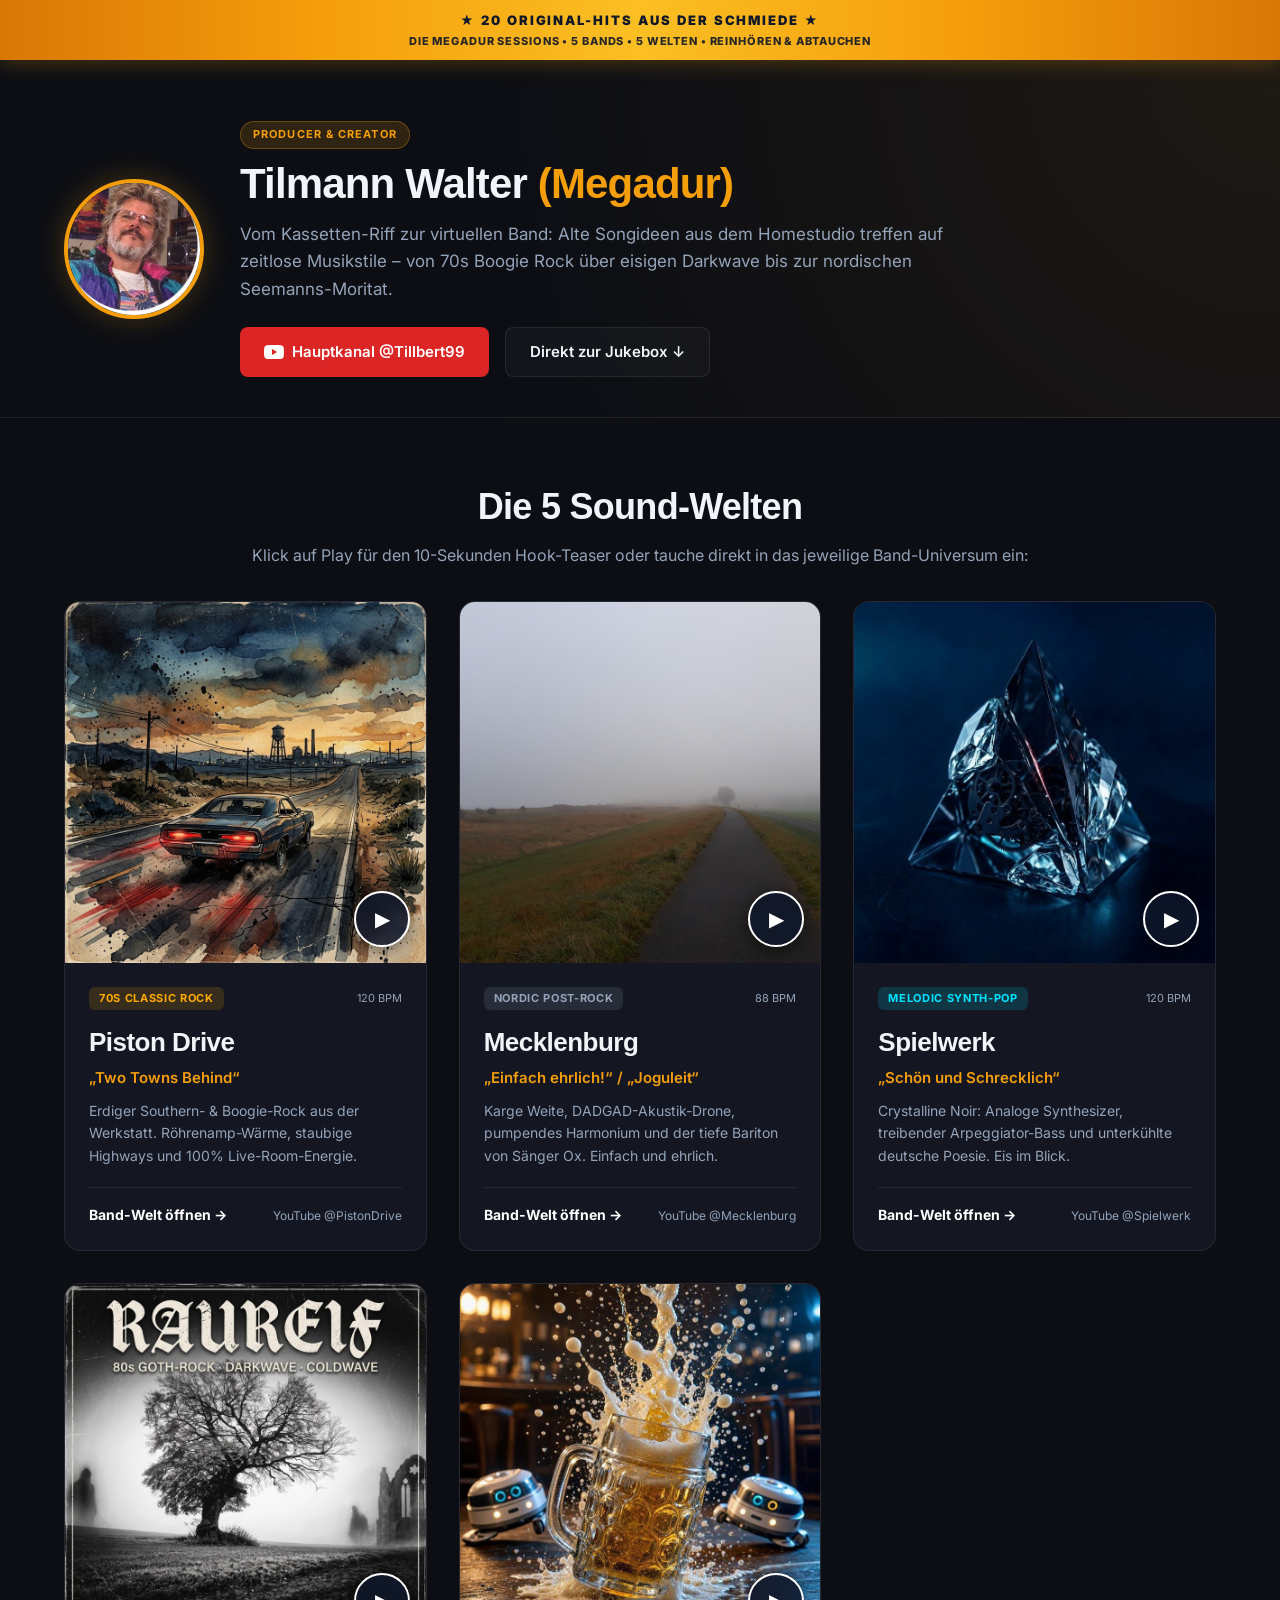
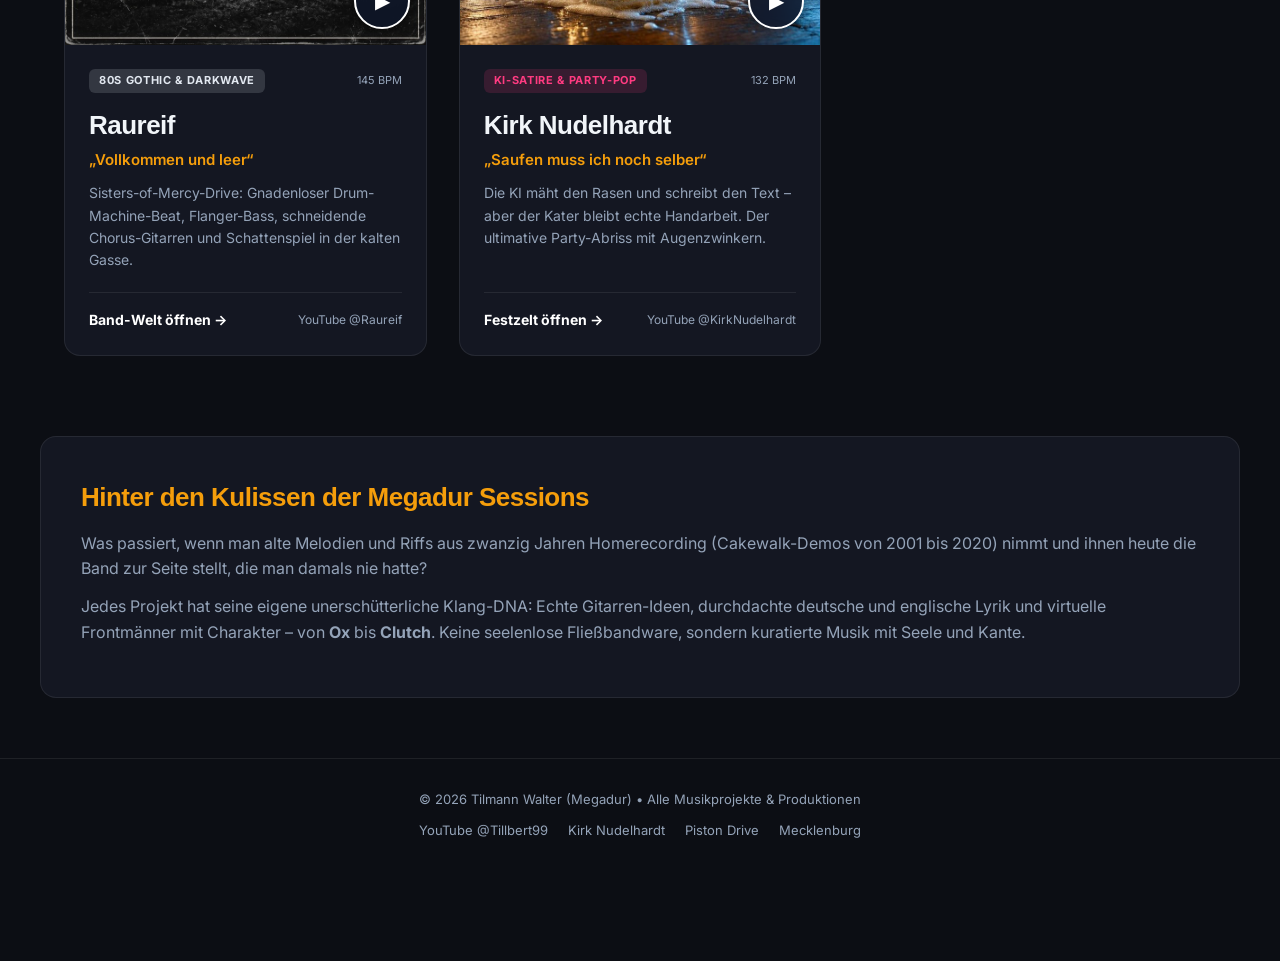
<file: index.html>
<!DOCTYPE html>
<html lang="de">
<head>
  <meta charset="UTF-8">
  <meta name="viewport" content="width=device-width, initial-scale=1.0">
  <title>Tilmann Walter (Megadur) – The Studio Sessions</title>
  <meta name="description" content="5 Bands, 5 Sound-Welten: Handgemachte Melodien, virtuelle Stimmen und pure Energie. Produziert von Tilmann Walter (Megadur).">
  <link rel="stylesheet" href="style.css">
  <link rel="preconnect" href="https://fonts.googleapis.com">
  <link rel="preconnect" href="https://fonts.gstatic.com" crossorigin>
  <link href="https://fonts.googleapis.com/css2?family=Cabinet+Grotesk:wght@700;800;900&family=Inter:wght@400;500;600;700&display=swap" rel="stylesheet">
</head>
<body>

  <!-- Retro K-Tel Top Banner -->
  <div class="ktel-banner">
    <div class="ktel-tag">★ 20 ORIGINAL-HITS AUS DER SCHMIEDE ★</div>
    <div class="ktel-sub">DIE MEGADUR SESSIONS • 5 BANDS • 5 WELTEN • REINHÖREN & ABTAUCHEN</div>
  </div>

  <!-- Header / Producer Bio -->
  <header class="hero">
    <div class="container hero-content">
      <div class="hero-profile">
        <img src="assets/images/tilmann_avatar.jpg" alt="Tilmann Walter (Megadur)" class="avatar">
        <div>
          <span class="badge">PRODUCER & CREATOR</span>
          <h1>Tilmann Walter <span class="accent-text">(Megadur)</span></h1>
          <p class="hero-lead">Vom Kassetten-Riff zur virtuellen Band: Alte Songideen aus dem Homestudio treffen auf zeitlose Musikstile – von 70s Boogie Rock über eisigen Darkwave bis zur nordischen Seemanns-Moritat.</p>
          <div class="hero-actions">
            <a href="https://www.youtube.com/@Tillbert99" target="_blank" class="btn btn-yt">
              <svg width="20" height="20" viewBox="0 0 24 24" fill="currentColor"><path d="M23.498 6.186a3.016 3.016 0 0 0-2.122-2.136C19.505 3.545 12 3.545 12 3.545s-7.505 0-9.377.505A3.017 3.017 0 0 0 .502 6.186C0 8.07 0 12 0 12s0 3.93.502 5.814a3.016 3.016 0 0 0 2.122 2.136c1.871.505 9.376.505 9.376.505s7.505 0 9.377-.505a3.015 3.015 0 0 0 2.122-2.136C24 15.93 24 12 24 12s0-3.93-.502-5.814zM9.545 15.568V8.432L15.818 12l-6.273 3.568z"/></svg>
              Hauptkanal @Tillbert99
            </a>
            <a href="#jukebox" class="btn btn-outline">Direkt zur Jukebox ↓</a>
          </div>
        </div>
      </div>
    </div>
  </header>

  <!-- Interactive Jukebox Grid -->
  <main class="container" id="jukebox">
    <div class="section-head">
      <h2>Die 5 Sound-Welten</h2>
      <p>Klick auf Play für den 10-Sekunden Hook-Teaser oder tauche direkt in das jeweilige Band-Universum ein:</p>
    </div>

    <div class="grid">

      <!-- 1. PISTON DRIVE -->
      <article class="card card-pd">
        <div class="card-cover">
          <img src="assets/images/pd.jpg" alt="Piston Drive – Two Towns Behind" loading="lazy">
          <button class="play-btn" data-audio="assets/audio/pd.wav" aria-label="Play Hook Piston Drive">
            <span class="icon-play">▶</span>
          </button>
        </div>
        <div class="card-body">
          <div class="card-meta">
            <span class="genre-pill pill-pd">70s Classic Rock</span>
            <span class="bpm-tag">120 BPM</span>
          </div>
          <h3>Piston Drive</h3>
          <p class="track-title">„Two Towns Behind“</p>
          <p class="card-desc">Erdiger Southern- & Boogie-Rock aus der Werkstatt. Röhrenamp-Wärme, staubige Highways und 100% Live-Room-Energie.</p>
          <div class="card-links">
            <a href="piston/" class="btn-card">Band-Welt öffnen →</a>
            <a href="https://www.youtube.com/@PistonDrive-rock" target="_blank" class="link-ext">YouTube @PistonDrive</a>
          </div>
        </div>
      </article>

      <!-- 2. MECLENBURG -->
      <article class="card card-mk">
        <div class="card-cover">
          <img src="assets/images/mk.jpg" alt="Mecklenburg – Mecklenburg" loading="lazy">
          <button class="play-btn" data-audio="assets/audio/mk.wav" aria-label="Play Hook Mecklenburg">
            <span class="icon-play">▶</span>
          </button>
        </div>
        <div class="card-body">
          <div class="card-meta">
            <span class="genre-pill pill-mk">Nordic Post-Rock</span>
            <span class="bpm-tag">88 BPM</span>
          </div>
          <h3>Mecklenburg</h3>
          <p class="track-title">„Einfach ehrlich!“ / „Joguleit“</p>
          <p class="card-desc">Karge Weite, DADGAD-Akustik-Drone, pumpendes Harmonium und der tiefe Bariton von Sänger Ox. Einfach und ehrlich.</p>
          <div class="card-links">
            <a href="mecklenburg/" class="btn-card">Band-Welt öffnen →</a>
            <a href="https://www.youtube.com/@Mecklenburg-music" target="_blank" class="link-ext">YouTube @Mecklenburg</a>
          </div>
        </div>
      </article>

      <!-- 3. SPIELWERK -->
      <article class="card card-sw">
        <div class="card-cover">
          <img src="assets/images/sw.jpg" alt="Spielwerk – Schön und Schrecklich" loading="lazy">
          <button class="play-btn" data-audio="assets/audio/sw.wav" aria-label="Play Hook Spielwerk">
            <span class="icon-play">▶</span>
          </button>
        </div>
        <div class="card-body">
          <div class="card-meta">
            <span class="genre-pill pill-sw">Melodic Synth-Pop</span>
            <span class="bpm-tag">120 BPM</span>
          </div>
          <h3>Spielwerk</h3>
          <p class="track-title">„Schön und Schrecklich“</p>
          <p class="card-desc">Crystalline Noir: Analoge Synthesizer, treibender Arpeggiator-Bass und unterkühlte deutsche Poesie. Eis im Blick.</p>
          <div class="card-links">
            <a href="spielwerk/" class="btn-card">Band-Welt öffnen →</a>
            <a href="https://www.youtube.com/@Spielwerk-music" target="_blank" class="link-ext">YouTube @Spielwerk</a>
          </div>
        </div>
      </article>

      <!-- 4. RAUREIF -->
      <article class="card card-rr">
        <div class="card-cover">
          <img src="assets/images/rr.jpg" alt="Raureif – Vollkommen und leer" loading="lazy">
          <button class="play-btn" data-audio="assets/audio/rr.wav" aria-label="Play Hook Raureif">
            <span class="icon-play">▶</span>
          </button>
        </div>
        <div class="card-body">
          <div class="card-meta">
            <span class="genre-pill pill-rr">80s Gothic & Darkwave</span>
            <span class="bpm-tag">145 BPM</span>
          </div>
          <h3>Raureif</h3>
          <p class="track-title">„Vollkommen und leer“</p>
          <p class="card-desc">Sisters-of-Mercy-Drive: Gnadenloser Drum-Machine-Beat, Flanger-Bass, schneidende Chorus-Gitarren und Schattenspiel in der kalten Gasse.</p>
          <div class="card-links">
            <a href="raureif/" class="btn-card">Band-Welt öffnen →</a>
            <a href="https://www.youtube.com/@Raureif-music" target="_blank" class="link-ext">YouTube @Raureif</a>
          </div>
        </div>
      </article>

      <!-- 5. KIRK NUDELHARDT -->
      <article class="card card-kn">
        <div class="card-cover">
          <img src="assets/images/kn.jpg" alt="Kirk Nudelhardt – Saufen muss ich noch selber" loading="lazy">
          <button class="play-btn" data-audio="assets/audio/kn.wav" aria-label="Play Hook Kirk Nudelhardt">
            <span class="icon-play">▶</span>
          </button>
        </div>
        <div class="card-body">
          <div class="card-meta">
            <span class="genre-pill pill-kn">KI-Satire & Party-Pop</span>
            <span class="bpm-tag">132 BPM</span>
          </div>
          <h3>Kirk Nudelhardt</h3>
          <p class="track-title">„Saufen muss ich noch selber“</p>
          <p class="card-desc">Die KI mäht den Rasen und schreibt den Text – aber der Kater bleibt echte Handarbeit. Der ultimative Party-Abriss mit Augenzwinkern.</p>
          <div class="card-links">
            <a href="kirk/" class="btn-card">Festzelt öffnen →</a>
            <a href="https://www.youtube.com/@KirkNudelhardt" target="_blank" class="link-ext">YouTube @KirkNudelhardt</a>
          </div>
        </div>
      </article>

    </div>
  </main>

  <!-- Philosophy / How it's made -->
  <section class="about-section">
    <div class="container about-card">
      <div class="about-text">
        <h3>Hinter den Kulissen der Megadur Sessions</h3>
        <p>Was passiert, wenn man alte Melodien und Riffs aus zwanzig Jahren Homerecording (Cakewalk-Demos von 2001 bis 2020) nimmt und ihnen heute die Band zur Seite stellt, die man damals nie hatte?</p>
        <p>Jedes Projekt hat seine eigene unerschütterliche Klang-DNA: Echte Gitarren-Ideen, durchdachte deutsche und englische Lyrik und virtuelle Frontmänner mit Charakter – von <strong>Ox</strong> bis <strong>Clutch</strong>. Keine seelenlose Fließbandware, sondern kuratierte Musik mit Seele und Kante.</p>
      </div>
    </div>
  </section>

  <!-- Global Audio Player (Sticky Bottom) -->
  <div class="player-bar" id="playerBar">
    <div class="container player-content">
      <div class="player-info">
        <span class="player-label">JETZT HÖRPROBE:</span>
        <strong id="playerTitle">Wähle einen Song oben aus</strong>
      </div>
      <div class="player-controls">
        <button id="togglePlayBtn" class="btn-ctrl">⏸ Pause</button>
      </div>
    </div>
  </div>

  <footer>
    <div class="container footer-content">
      <p>© 2026 Tilmann Walter (Megadur) • Alle Musikprojekte & Produktionen</p>
      <div class="footer-links">
        <a href="https://www.youtube.com/@Tillbert99" target="_blank">YouTube @Tillbert99</a>
        <a href="kirk/">Kirk Nudelhardt</a>
        <a href="piston/">Piston Drive</a>
        <a href="mecklenburg/">Mecklenburg</a>
      </div>
    </div>
  </footer>

  <script src="main.js"></script>
</body>
</html>
</file>
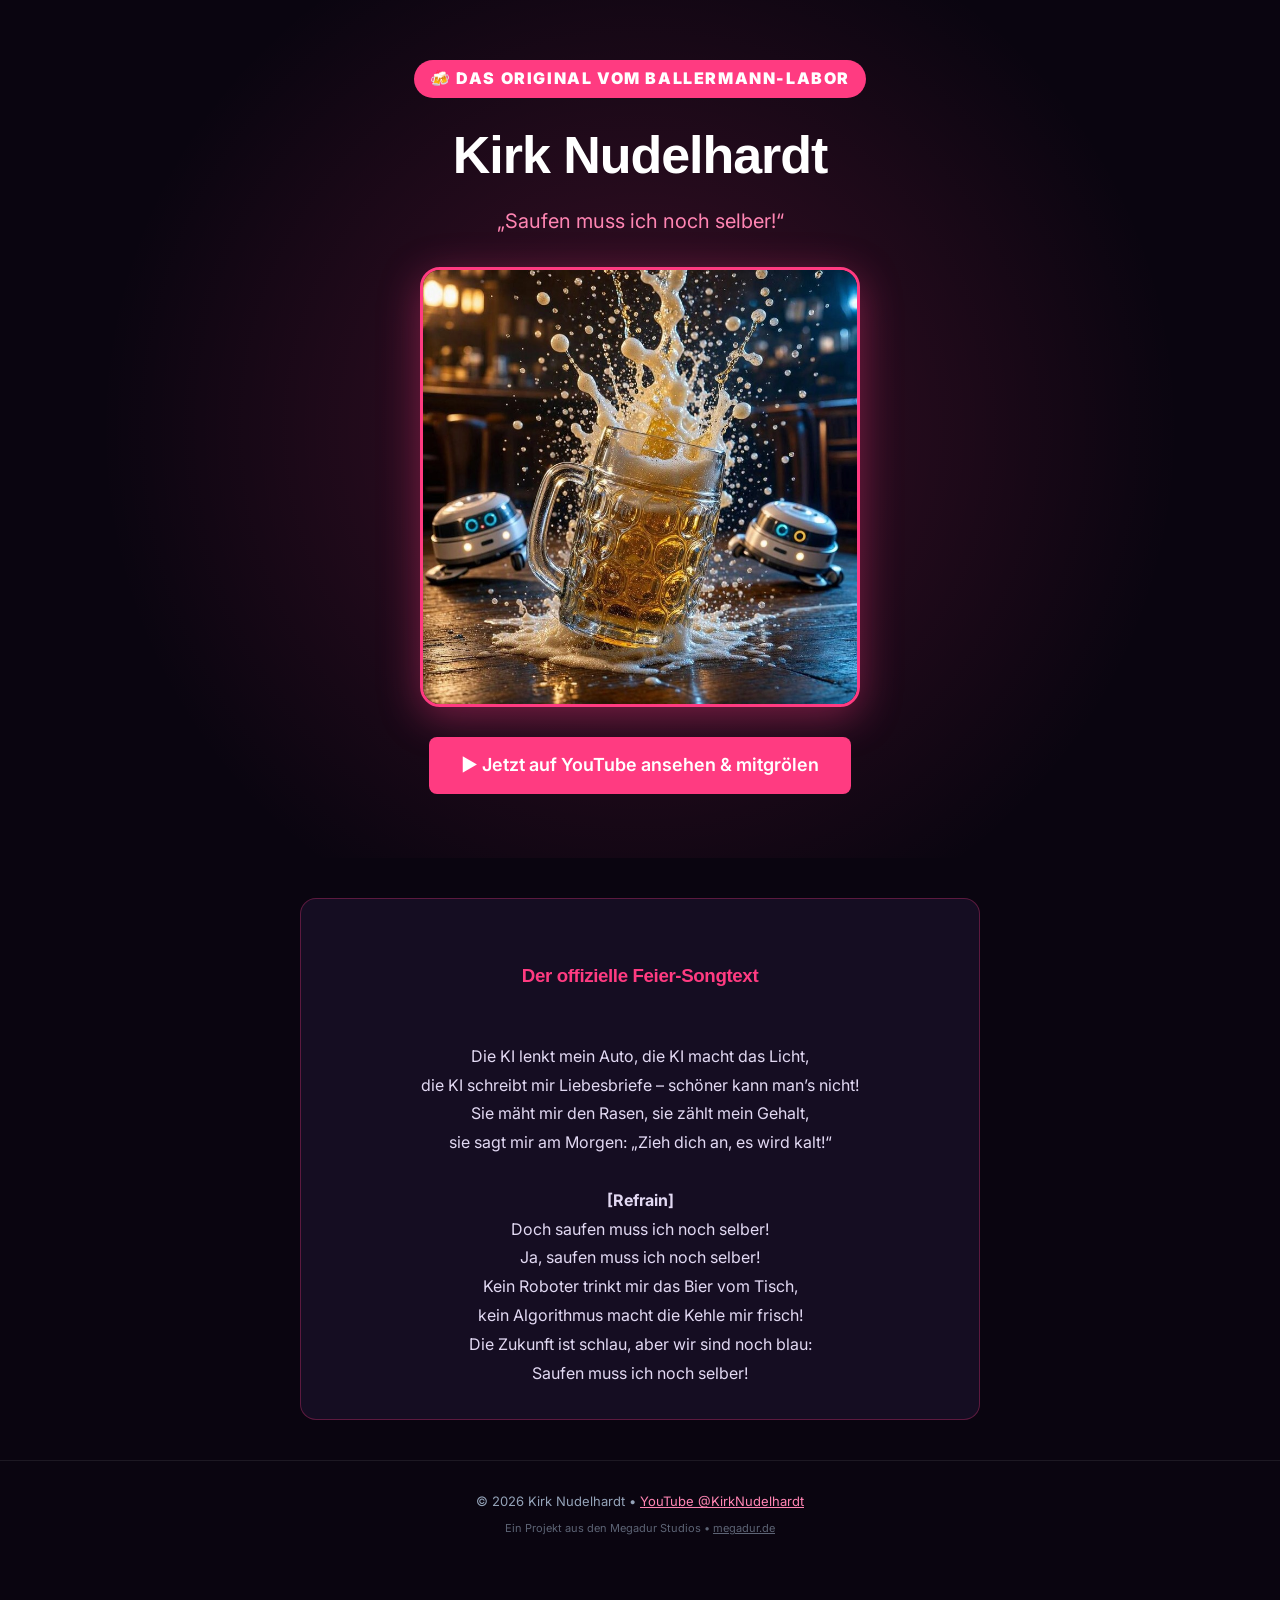
<file: kirk/index.html>
<!DOCTYPE html>
<html lang="de">
<head>
  <meta charset="UTF-8">
  <meta name="viewport" content="width=device-width, initial-scale=1.0">
  <title>Kirk Nudelhardt – Offizielle Fan-Seite | Saufen muss ich noch selber</title>
  <meta name="description" content="Kirk Nudelhardt: Der ungekrönte König des KI-unterstützten Party-Schlagers. Die KI mäht den Rasen – gesoffen wird noch selber!">
  <link rel="stylesheet" href="../style.css">
  <link href="https://fonts.googleapis.com/css2?family=Cabinet+Grotesk:wght@800;900&family=Inter:wght@400;600;700&display=swap" rel="stylesheet">
  <style>
    :root {
      --accent: #ff3b81;
      --accent-glow: rgba(255, 59, 129, 0.4);
    }
    body { background: #0a0510; }
    .hero-kirk {
      background: radial-gradient(circle at center, rgba(255, 59, 129, 0.2), transparent 70%);
      padding: 60px 0 40px;
      text-align: center;
    }
    .cover-box {
      max-width: 440px;
      margin: 0 auto 30px;
      border-radius: 20px;
      overflow: hidden;
      box-shadow: 0 10px 40px var(--accent-glow);
      border: 3px solid var(--accent);
    }
    .cover-box img { width: 100%; display: block; }
    .party-badge {
      display: inline-block;
      background: var(--accent);
      color: #fff;
      font-weight: 900;
      padding: 6px 16px;
      border-radius: 20px;
      letter-spacing: 0.1em;
      margin-bottom: 16px;
    }
    .lyrics-box {
      background: #150d22;
      border: 1px solid rgba(255, 59, 129, 0.3);
      border-radius: 16px;
      padding: 32px;
      max-width: 680px;
      margin: 40px auto;
      white-space: pre-line;
      font-size: 16px;
      line-height: 1.8;
      color: #e2d9f3;
      text-align: center;
    }
    .lyrics-box h3 { color: var(--accent); margin-bottom: 20px; }
  </style>
</head>
<body>

  <header class="hero-kirk">
    <div class="container">
      <span class="party-badge">🍻 DAS ORIGINAL VOM BALLERMANN-LABOR</span>
      <h1 style="font-size: 52px; color: #fff;">Kirk Nudelhardt</h1>
      <p style="font-size: 20px; color: #ff85b3; margin-top: 8px;">„Saufen muss ich noch selber!“</p>

      <div class="cover-box" style="margin-top: 30px;">
        <img src="../assets/images/kn.jpg" alt="Kirk Nudelhardt Cover">
      </div>

      <div style="margin: 24px 0;">
        <a href="https://www.youtube.com/@KirkNudelhardt" target="_blank" class="btn btn-yt" style="background: var(--accent); font-size: 18px; padding: 14px 32px;">
          ▶ Jetzt auf YouTube ansehen & mitgrölen
        </a>
      </div>
    </div>
  </header>

  <main class="container">
    <div class="lyrics-box">
      <h3>Der offizielle Feier-Songtext</h3>
Die KI lenkt mein Auto, die KI macht das Licht,
die KI schreibt mir Liebesbriefe – schöner kann man’s nicht!
Sie mäht mir den Rasen, sie zählt mein Gehalt,
sie sagt mir am Morgen: „Zieh dich an, es wird kalt!“

<strong>[Refrain]</strong>
Doch saufen muss ich noch selber!
Ja, saufen muss ich noch selber!
Kein Roboter trinkt mir das Bier vom Tisch,
kein Algorithmus macht die Kehle mir frisch!
Die Zukunft ist schlau, aber wir sind noch blau:
Saufen muss ich noch selber!
    </div>
  </main>

  <footer>
    <div class="container">
      <p>© 2026 Kirk Nudelhardt • <a href="https://www.youtube.com/@KirkNudelhardt" target="_blank" style="color: #ff85b3;">YouTube @KirkNudelhardt</a></p>
      <p style="margin-top: 8px; font-size: 11px; opacity: 0.6;">Ein Projekt aus den Megadur Studios • <a href="../" style="color: #94a3b8;">megadur.de</a></p>
    </div>
  </footer>

</body>
</html>
</file>
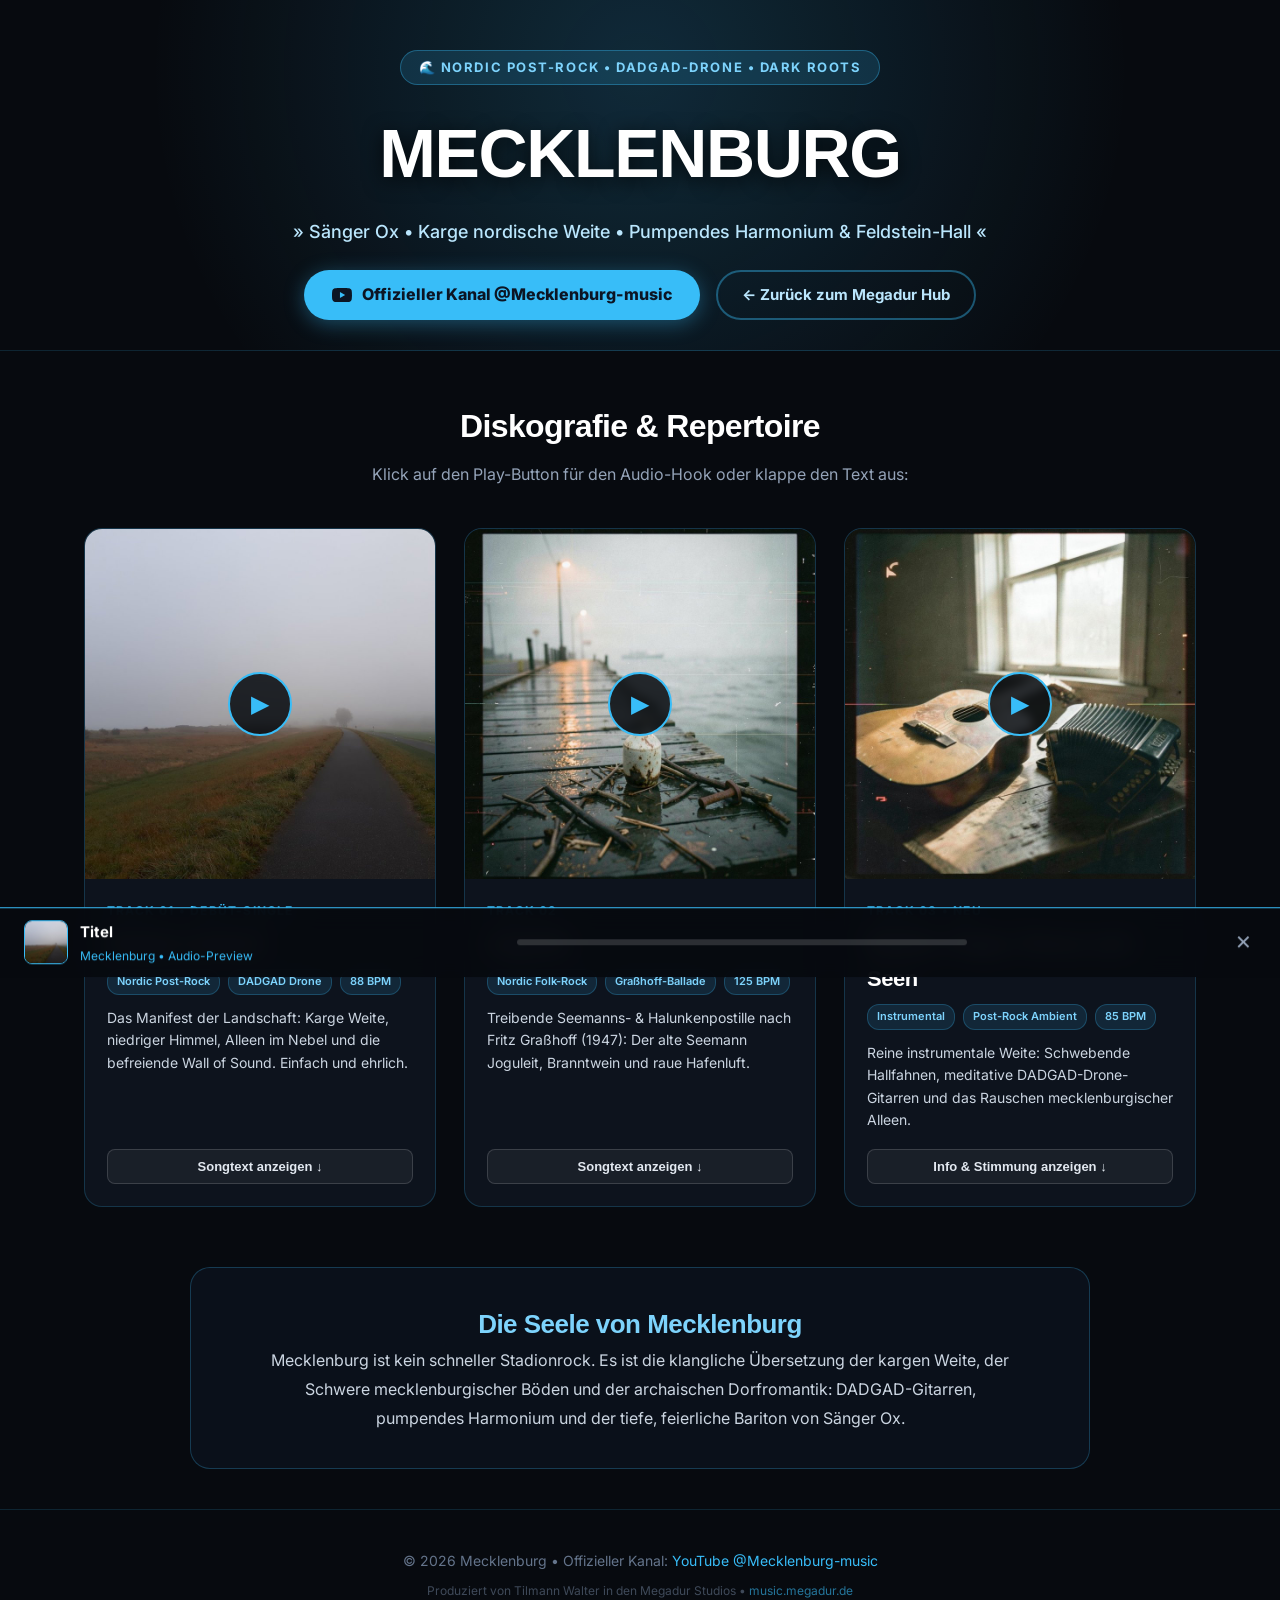
<file: mecklenburg/index.html>
<!DOCTYPE html>
<html lang="de">
<head>
  <meta charset="UTF-8">
  <meta name="viewport" content="width=device-width, initial-scale=1.0">
  <title>Mecklenburg – Offizielle Bandseite & Diskografie | Nordic Post-Rock & Desert Roots</title>
  <meta name="description" content="Mecklenburg: Archaische DADGAD-Klanglandschaften, weite Horizonte, pumpendes Harmonium und der warme Bariton von Sänger Ox. Alle 3 Tracks mit Audio-Hooks & Lyrics.">
  <link rel="stylesheet" href="../style.css">
  <link rel="preconnect" href="https://fonts.googleapis.com">
  <link rel="preconnect" href="https://fonts.gstatic.com" crossorigin>
  <link href="https://fonts.googleapis.com/css2?family=Cabinet+Grotesk:wght@700;800;900&family=Inter:wght@400;500;600;700&display=swap" rel="stylesheet">
  <style>
    :root {
      --accent: #38bdf8;
      --accent-glow: rgba(56, 189, 248, 0.35);
      --bg-dark: #070a0f;
      --card-bg: #0d131d;
      --card-border: rgba(56, 189, 248, 0.2);
    }
    body {
      background: var(--bg-dark);
      color: #f1f5f9;
      font-family: 'Inter', sans-serif;
      margin: 0;
      padding-bottom: 90px;
    }
    .hero-meck {
      background: radial-gradient(circle at 50% 20%, rgba(56, 189, 248, 0.18), transparent 70%);
      padding: 50px 20px 30px;
      text-align: center;
      border-bottom: 1px solid rgba(56, 189, 248, 0.15);
    }
    .nordic-badge {
      display: inline-block;
      background: rgba(56, 189, 248, 0.15);
      color: #7dd3fc;
      border: 1px solid rgba(56, 189, 248, 0.35);
      font-weight: 700;
      font-size: 13px;
      padding: 6px 18px;
      border-radius: 20px;
      letter-spacing: 0.12em;
      text-transform: uppercase;
      margin-bottom: 14px;
    }
    .band-title {
      font-family: 'Cabinet Grotesk', sans-serif;
      font-size: clamp(40px, 7vw, 68px);
      font-weight: 900;
      color: #fff;
      margin: 0;
      letter-spacing: -0.02em;
      text-transform: uppercase;
      text-shadow: 0 4px 20px rgba(0,0,0,0.8);
    }
    .band-sub {
      font-size: 18px;
      color: #bae6fd;
      margin: 10px 0 24px;
      font-weight: 500;
    }
    .hero-actions {
      display: flex;
      justify-content: center;
      gap: 16px;
      flex-wrap: wrap;
      margin-top: 20px;
    }
    .btn-meck-primary {
      background: var(--accent);
      color: #0c1524;
      font-weight: 800;
      font-size: 16px;
      padding: 12px 28px;
      border-radius: 30px;
      text-decoration: none;
      display: inline-flex;
      align-items: center;
      gap: 10px;
      box-shadow: 0 4px 20px var(--accent-glow);
      transition: transform 0.2s, background 0.2s;
    }
    .btn-meck-primary:hover {
      background: #7dd3fc;
      transform: translateY(-2px);
    }
    .btn-meck-outline {
      background: transparent;
      color: #bae6fd;
      border: 2px solid rgba(56, 189, 248, 0.4);
      font-weight: 700;
      font-size: 15px;
      padding: 10px 24px;
      border-radius: 30px;
      text-decoration: none;
      display: inline-flex;
      align-items: center;
      gap: 8px;
      transition: background 0.2s, color 0.2s;
    }
    .btn-meck-outline:hover {
      background: rgba(56, 189, 248, 0.15);
      color: #fff;
    }
    .section-title {
      font-family: 'Cabinet Grotesk', sans-serif;
      font-size: 32px;
      font-weight: 800;
      color: #fff;
      margin: 50px 0 10px;
      text-align: center;
    }
    .section-desc {
      text-align: center;
      color: #94a3b8;
      margin-bottom: 40px;
      font-size: 16px;
    }
    /* Tracks Grid */
    .tracks-grid {
      display: grid;
      grid-template-columns: repeat(auto-fit, minmax(300px, 1fr));
      gap: 28px;
      max-width: 1200px;
      margin: 0 auto;
      padding: 0 20px;
    }
    .track-card {
      background: var(--card-bg);
      border: 1px solid var(--card-border);
      border-radius: 18px;
      overflow: hidden;
      transition: transform 0.2s, box-shadow 0.2s;
      display: flex;
      flex-direction: column;
    }
    .track-card:hover {
      transform: translateY(-4px);
      box-shadow: 0 12px 30px rgba(0, 0, 0, 0.6);
      border-color: var(--accent);
    }
    .track-cover-wrap {
      position: relative;
      aspect-ratio: 1/1;
      overflow: hidden;
      background: #000;
    }
    .track-cover-wrap img {
      width: 100%;
      height: 100%;
      object-fit: cover;
      display: block;
      transition: transform 0.3s;
    }
    .track-card:hover .track-cover-wrap img {
      transform: scale(1.03);
    }
    .btn-play-track {
      position: absolute;
      inset: 0;
      margin: auto;
      width: 64px;
      height: 64px;
      border-radius: 50%;
      background: rgba(7, 10, 15, 0.85);
      border: 2px solid var(--accent);
      color: var(--accent);
      font-size: 24px;
      display: flex;
      align-items: center;
      justify-content: center;
      cursor: pointer;
      backdrop-filter: blur(4px);
      transition: transform 0.2s, background 0.2s;
    }
    .btn-play-track:hover {
      background: var(--accent);
      color: #0c1524;
      transform: scale(1.1);
    }
    .track-content {
      padding: 22px;
      display: flex;
      flex-direction: column;
      flex-grow: 1;
    }
    .track-num {
      font-size: 12px;
      font-weight: 700;
      color: var(--accent);
      text-transform: uppercase;
      letter-spacing: 0.1em;
      margin-bottom: 6px;
    }
    .track-name {
      font-family: 'Cabinet Grotesk', sans-serif;
      font-size: 22px;
      font-weight: 800;
      color: #fff;
      margin: 0 0 8px;
    }
    .track-tags {
      display: flex;
      gap: 8px;
      margin-bottom: 12px;
      flex-wrap: wrap;
    }
    .tag-pill {
      font-size: 11px;
      font-weight: 600;
      padding: 3px 9px;
      border-radius: 12px;
      background: rgba(56, 189, 248, 0.12);
      color: #7dd3fc;
      border: 1px solid rgba(56, 189, 248, 0.25);
    }
    .track-desc {
      font-size: 14px;
      color: #cbd5e1;
      line-height: 1.6;
      margin-bottom: 18px;
      flex-grow: 1;
    }
    .lyrics-toggle-btn {
      background: rgba(255, 255, 255, 0.05);
      border: 1px solid rgba(255, 255, 255, 0.15);
      color: #e2e8f0;
      padding: 9px 14px;
      border-radius: 8px;
      font-size: 13px;
      font-weight: 600;
      cursor: pointer;
      width: 100%;
      text-align: center;
      transition: background 0.2s;
    }
    .lyrics-toggle-btn:hover {
      background: rgba(56, 189, 248, 0.2);
      border-color: var(--accent);
      color: #fff;
    }
    .lyrics-collapse {
      display: none;
      margin-top: 14px;
      padding: 16px;
      background: #090e17;
      border-radius: 10px;
      font-size: 13px;
      line-height: 1.7;
      color: #cbd5e1;
      white-space: pre-line;
      border-left: 3px solid var(--accent);
    }
    .lyrics-collapse.open {
      display: block;
      animation: fadeIn 0.25s ease;
    }
    @keyframes fadeIn {
      from { opacity: 0; transform: translateY(-4px); }
      to { opacity: 1; transform: translateY(0); }
    }
    /* Band Ethos */
    .ethos-box {
      max-width: 900px;
      margin: 60px auto 40px;
      padding: 36px 30px;
      background: #0a101a;
      border: 1px solid rgba(56, 189, 248, 0.25);
      border-radius: 20px;
      text-align: center;
    }
    .ethos-box h3 {
      font-family: 'Cabinet Grotesk', sans-serif;
      font-size: 26px;
      color: #7dd3fc;
      margin-top: 0;
    }
    .ethos-box p {
      font-size: 16px;
      line-height: 1.8;
      color: #cbd5e1;
      margin: 0 auto;
      max-width: 760px;
    }
    /* Sticky Bottom Player */
    .sticky-player {
      position: fixed;
      bottom: 0;
      left: 0;
      right: 0;
      background: rgba(7, 10, 15, 0.95);
      border-top: 1px solid var(--accent);
      backdrop-filter: blur(12px);
      padding: 12px 24px;
      display: flex;
      align-items: center;
      justify-content: space-between;
      gap: 16px;
      z-index: 100;
      transform: translateY(110%);
      transition: transform 0.3s cubic-bezier(0.16, 1, 0.3, 1);
    }
    .sticky-player.visible {
      transform: translateY(0);
    }
    .player-track-info {
      display: flex;
      align-items: center;
      gap: 12px;
      min-width: 200px;
    }
    .player-cover {
      width: 44px;
      height: 44px;
      border-radius: 8px;
      object-fit: cover;
      border: 1px solid var(--accent);
    }
    .player-titles h4 {
      margin: 0;
      font-size: 15px;
      color: #fff;
    }
    .player-titles p {
      margin: 2px 0 0;
      font-size: 12px;
      color: var(--accent);
    }
    .player-progress {
      flex: 1;
      max-width: 450px;
      height: 6px;
      background: rgba(255, 255, 255, 0.15);
      border-radius: 4px;
      overflow: hidden;
    }
    .player-progress-bar {
      height: 100%;
      width: 0%;
      background: var(--accent);
      transition: width 0.1s linear;
    }
    .player-close {
      background: transparent;
      border: none;
      color: #94a3b8;
      font-size: 20px;
      cursor: pointer;
      padding: 4px;
    }
    .player-close:hover {
      color: #fff;
    }
    footer {
      border-top: 1px solid rgba(56, 189, 248, 0.15);
      padding: 40px 20px;
      text-align: center;
      font-size: 14px;
      color: #64748b;
    }
    footer a { color: var(--accent); text-decoration: none; }
    footer a:hover { text-decoration: underline; }
  </style>
</head>
<body>

  <!-- Hero Header -->
  <header class="hero-meck">
    <div class="container">
      <span class="nordic-badge">🌊 Nordic Post-Rock • DADGAD-Drone • Dark Roots</span>
      <h1 class="band-title">MECKLENBURG</h1>
      <p class="band-sub">» Sänger Ox • Karge nordische Weite • Pumpendes Harmonium & Feldstein-Hall «</p>
      
      <div class="hero-actions">
        <a href="https://www.youtube.com/@Mecklenburg-music" target="_blank" class="btn-meck-primary">
          <svg width="20" height="20" viewBox="0 0 24 24" fill="currentColor"><path d="M23.498 6.186a3.016 3.016 0 0 0-2.122-2.136C19.505 3.545 12 3.545 12 3.545s-7.505 0-9.377.505A3.017 3.017 0 0 0 .502 6.186C0 8.07 0 12 0 12s0 3.93.502 5.814a3.016 3.016 0 0 0 2.122 2.136c1.871.505 9.376.505 9.376.505s7.505 0 9.377-.505a3.015 3.015 0 0 0 2.122-2.136C24 15.93 24 12 24 12s0-3.93-.502-5.814zM9.545 15.568V8.432L15.818 12l-6.273 3.568z"/></svg>
          Offizieller Kanal @Mecklenburg-music
        </a>
        <a href="../" class="btn-meck-outline">
          ← Zurück zum Megadur Hub
        </a>
      </div>
    </div>
  </header>

  <!-- Repertoire / Tracks Grid -->
  <main class="container">
    <h2 class="section-title">Diskografie & Repertoire</h2>
    <p class="section-desc">Klick auf den Play-Button für den Audio-Hook oder klappe den Text aus:</p>

    <div class="tracks-grid">

      <!-- TRACK 01 -->
      <article class="track-card">
        <div class="track-cover-wrap">
          <img src="../assets/images/mk_01.jpg" alt="Mecklenburg – Einfach ehrlich!">
          <button class="btn-play-track" data-audio="../assets/audio/mk_01.wav" data-title="Einfach ehrlich!" data-cover="../assets/images/mk_01.jpg" aria-label="Play Track 01">▶</button>
        </div>
        <div class="track-content">
          <span class="track-num">Track 01 • Debüt-Single</span>
          <h3 class="track-name">Einfach ehrlich!</h3>
          <div class="track-tags">
            <span class="tag-pill">Nordic Post-Rock</span>
            <span class="tag-pill">DADGAD Drone</span>
            <span class="tag-pill">88 BPM</span>
          </div>
          <p class="track-desc">Das Manifest der Landschaft: Karge Weite, niedriger Himmel, Alleen im Nebel und die befreiende Wall of Sound. Einfach und ehrlich.</p>
          <button class="lyrics-toggle-btn" onclick="toggleLyrics('lyrics-01')">Songtext anzeigen ↓</button>
          <div id="lyrics-01" class="lyrics-collapse">
<strong>[Verse 1]</strong>
Kalter Wind streift über Sand.
Grauer Himmel, weites Land.
Feldsteinmauern halten Ruh –
ich hör dem leisen Rauschen zu.
Nichts, was drängt, und nichts, was eilt –
hier ist der Ort, wo die Zeit verweilt.

<strong>[Chorus]</strong>
Weite Felder und Alleen,
tiefe Wälder, große Seen.
Klare Menschen durch und durch –
Einfach und ehrlich: Mecklenburg!

<strong>[Verse 2]</strong>
Schwerer Lehm und Pflasterstein.
Hier bin ich mit mir allein.
Herbsteslicht auf rauhem Moor,
Nebel vor dem Scheunentor.
Ich hab keinen Grund mehr, wegzuziehn –
wohin die Wolken auch entfliehn.

<strong>[Chorus]</strong>
Weite Felder und Alleen,
tiefe Wälder, große Seen.
Klare Menschen durch und durch –
Einfach und ehrlich: Mecklenburg!

<strong>[Outro]</strong>
Kaltes Land.
Stille Seen.
Einfach und ehrlich: Mecklenburg.
          </div>
        </div>
      </article>

      <!-- TRACK 02 -->
      <article class="track-card">
        <div class="track-cover-wrap">
          <img src="../assets/images/mk_02.jpg" alt="Mecklenburg – Joguleit">
          <button class="btn-play-track" data-audio="../assets/audio/mk_02.wav" data-title="Joguleit" data-cover="../assets/images/mk_02.jpg" aria-label="Play Track 02">▶</button>
        </div>
        <div class="track-content">
          <span class="track-num">Track 02</span>
          <h3 class="track-name">Joguleit</h3>
          <div class="track-tags">
            <span class="tag-pill">Nordic Folk-Rock</span>
            <span class="tag-pill">Graßhoff-Ballade</span>
            <span class="tag-pill">125 BPM</span>
          </div>
          <p class="track-desc">Treibende Seemanns- & Halunkenpostille nach Fritz Graßhoff (1947): Der alte Seemann Joguleit, Branntwein und raue Hafenluft.</p>
          <button class="lyrics-toggle-btn" onclick="toggleLyrics('lyrics-02')">Songtext anzeigen ↓</button>
          <div id="lyrics-02" class="lyrics-collapse">
<strong>[Verse 1]</strong>
Als Joguleit vom Schiffe ging,
ein Ohrgehänge golden blinkt,
er sah die rote Schenke stehn,
wollt' einmal noch nach Mädchen sehn.

<strong>[Chorus]</strong>
He, Joguleit! Der Wind weht kalt!
Der Branntwein brennt, die Nacht wird alt!
He, Joguleit! Trink aus den Krug,
das Meer hat Schiffe nie genug!
          </div>
        </div>
      </article>

      <!-- TRACK 03 -->
      <article class="track-card">
        <div class="track-cover-wrap">
          <img src="../assets/images/mk_03.jpg" alt="Mecklenburg – Wälder, Hügel, Flüsse und Seen">
          <button class="btn-play-track" data-audio="../assets/audio/mk_03.wav" data-title="Wälder, Hügel, Flüsse und Seen" data-cover="../assets/images/mk_03.jpg" aria-label="Play Track 03">▶</button>
        </div>
        <div class="track-content">
          <span class="track-num">Track 03 • Neu</span>
          <h3 class="track-name">Wälder, Hügel, Flüsse und Seen</h3>
          <div class="track-tags">
            <span class="tag-pill">Instrumental</span>
            <span class="tag-pill">Post-Rock Ambient</span>
            <span class="tag-pill">85 BPM</span>
          </div>
          <p class="track-desc">Reine instrumentale Weite: Schwebende Hallfahnen, meditative DADGAD-Drone-Gitarren und das Rauschen mecklenburgischer Alleen.</p>
          <button class="lyrics-toggle-btn" onclick="toggleLyrics('lyrics-03')">Info & Stimmung anzeigen ↓</button>
          <div id="lyrics-03" class="lyrics-collapse">
<strong>[Instrumentalwerk • 03:08 min]</strong>
Ein rein instrumentales Klanggemälde über die Urlandschaft des Nordostens:
• Meditative DADGAD-Drone-Akustikgitarre
• Diffuser Hall (Feldsteinkirchen-Klang)
• Warmer, unerschütterlicher Flatwound-Bass
• Epische Dynamik ohne Worte – von der stillen Waldlichtung bis zur erhabenen Weite des Horizonts.
          </div>
        </div>
      </article>

    </div>

    <!-- Band Ethos Box -->
    <div class="ethos-box">
      <h3>Die Seele von Mecklenburg</h3>
      <p>Mecklenburg ist kein schneller Stadionrock. Es ist die klangliche Übersetzung der kargen Weite, der Schwere mecklenburgischer Böden und der archaischen Dorfromantik: DADGAD-Gitarren, pumpendes Harmonium und der tiefe, feierliche Bariton von Sänger Ox.</p>
    </div>
  </main>

  <!-- Sticky Bottom Player -->
  <div id="stickyPlayer" class="sticky-player">
    <div class="player-track-info">
      <img id="playerCover" class="player-cover" src="../assets/images/mk.jpg" alt="Cover">
      <div class="player-titles">
        <h4 id="playerTitle">Titel</h4>
        <p>Mecklenburg • Audio-Preview</p>
      </div>
    </div>
    <div class="player-progress">
      <div id="playerProgressBar" class="player-progress-bar"></div>
    </div>
    <button id="playerClose" class="player-close" aria-label="Schließen">✕</button>
  </div>

  <footer>
    <div class="container">
      <p>© 2026 Mecklenburg • Offizieller Kanal: <a href="https://www.youtube.com/@Mecklenburg-music" target="_blank">YouTube @Mecklenburg-music</a></p>
      <p style="margin-top: 8px; font-size: 12px; opacity: 0.6;">Produziert von Tilmann Walter in den Megadur Studios • <a href="../">music.megadur.de</a></p>
    </div>
  </footer>

  <script>
    // Audio Player Controller
    const audio = new Audio();
    const stickyPlayer = document.getElementById('stickyPlayer');
    const playerTitle = document.getElementById('playerTitle');
    const playerCover = document.getElementById('playerCover');
    const playerProgressBar = document.getElementById('playerProgressBar');
    const playerClose = document.getElementById('playerClose');
    const playButtons = document.querySelectorAll('.btn-play-track');

    let currentBtn = null;

    playButtons.forEach(btn => {
      btn.addEventListener('click', () => {
        const audioSrc = btn.getAttribute('data-audio');
        const title = btn.getAttribute('data-title');
        const cover = btn.getAttribute('data-cover');

        if (currentBtn === btn && !audio.paused) {
          audio.pause();
          btn.textContent = '▶';
          stickyPlayer.classList.remove('visible');
          return;
        }

        if (currentBtn && currentBtn !== btn) {
          currentBtn.textContent = '▶';
        }

        audio.src = audioSrc;
        audio.play().then(() => {
          btn.textContent = '⏸';
          currentBtn = btn;
          playerTitle.textContent = title;
          playerCover.src = cover;
          stickyPlayer.classList.add('visible');
        }).catch(err => {
          console.error("Playback error:", err);
        });
      });
    });

    audio.addEventListener('timeupdate', () => {
      if (audio.duration) {
        const pct = (audio.currentTime / audio.duration) * 100;
        playerProgressBar.style.width = pct + '%';
      }
    });

    audio.addEventListener('ended', () => {
      if (currentBtn) currentBtn.textContent = '▶';
      stickyPlayer.classList.remove('visible');
      playerProgressBar.style.width = '0%';
    });

    playerClose.addEventListener('click', () => {
      audio.pause();
      if (currentBtn) currentBtn.textContent = '▶';
      stickyPlayer.classList.remove('visible');
    });

    // Lyrics Accordion Toggle
    function toggleLyrics(id) {
      const el = document.getElementById(id);
      const btn = el.previousElementSibling;
      if (el.classList.contains('open')) {
        el.classList.remove('open');
        btn.textContent = id === 'lyrics-03' ? 'Info & Stimmung anzeigen ↓' : 'Songtext anzeigen ↓';
      } else {
        el.classList.add('open');
        btn.textContent = 'Einklappen ↑';
      }
    }
  </script>

</body>
</html>
</file>
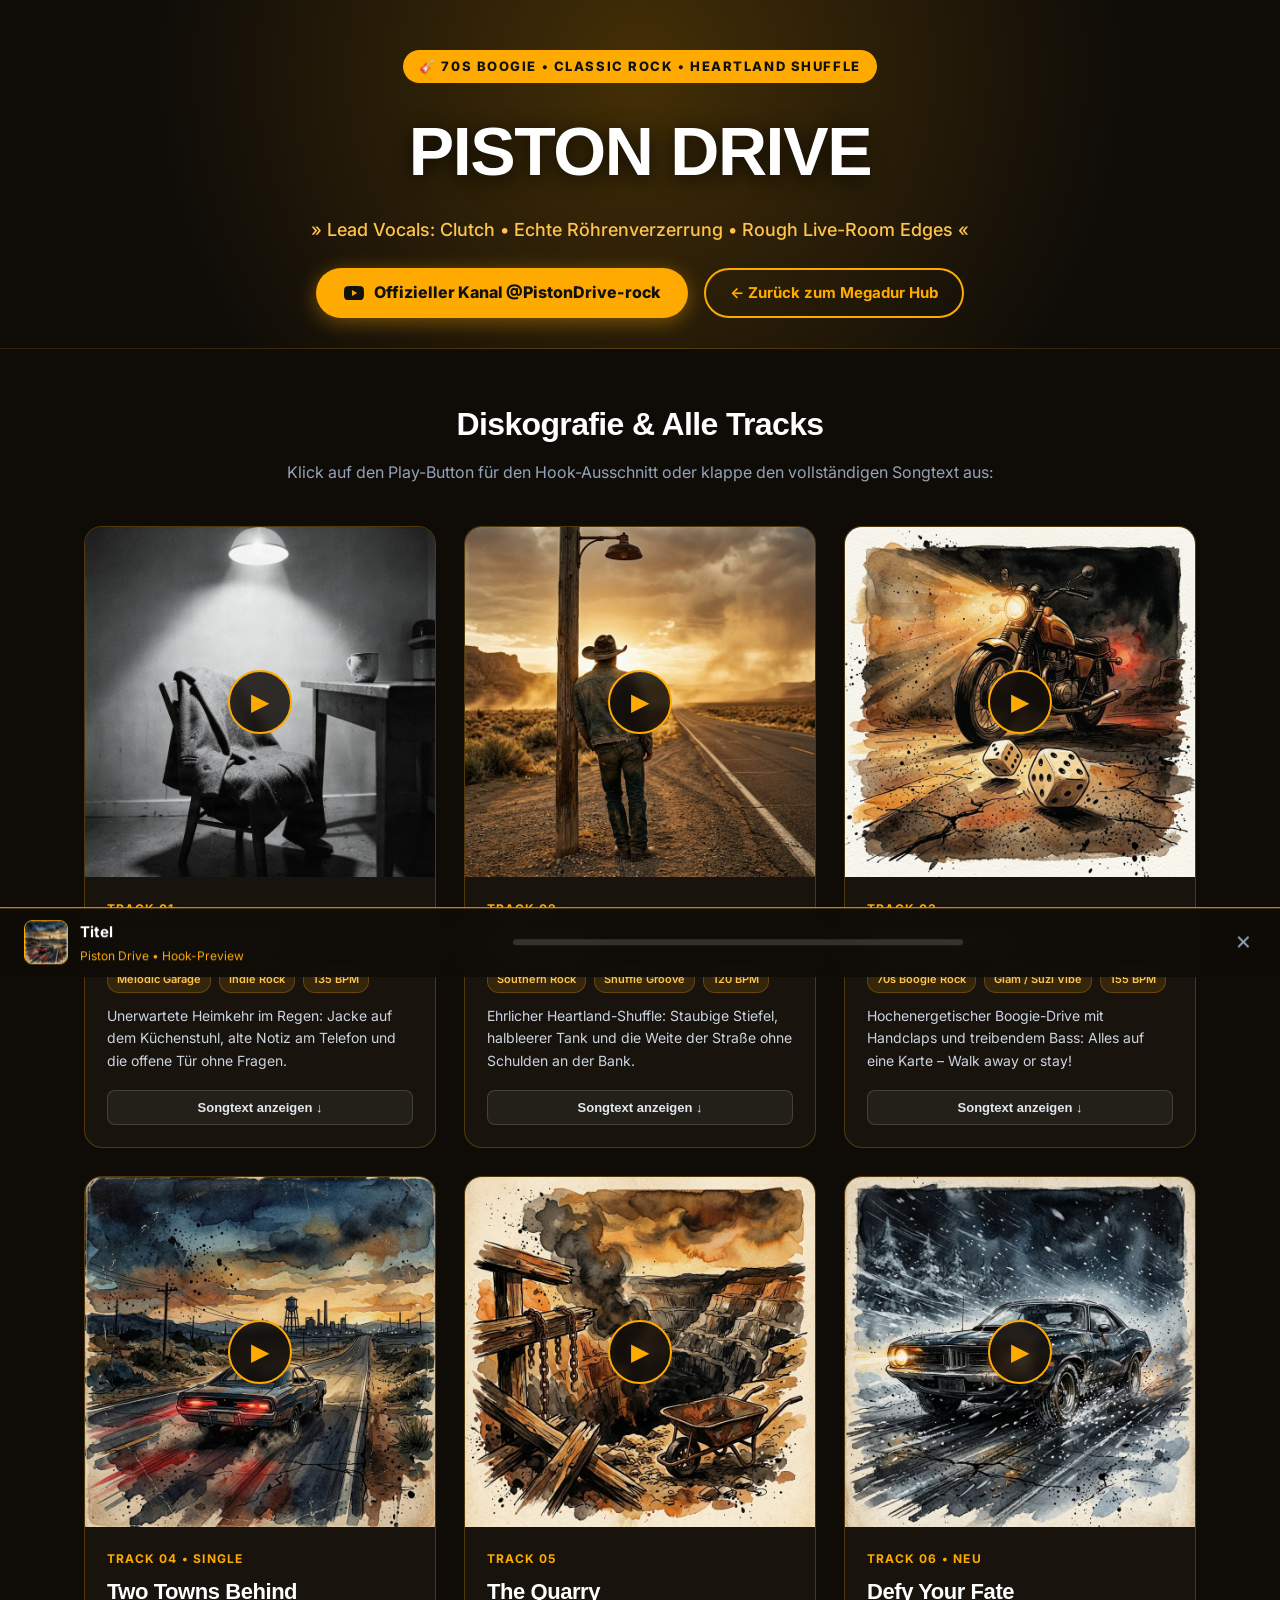
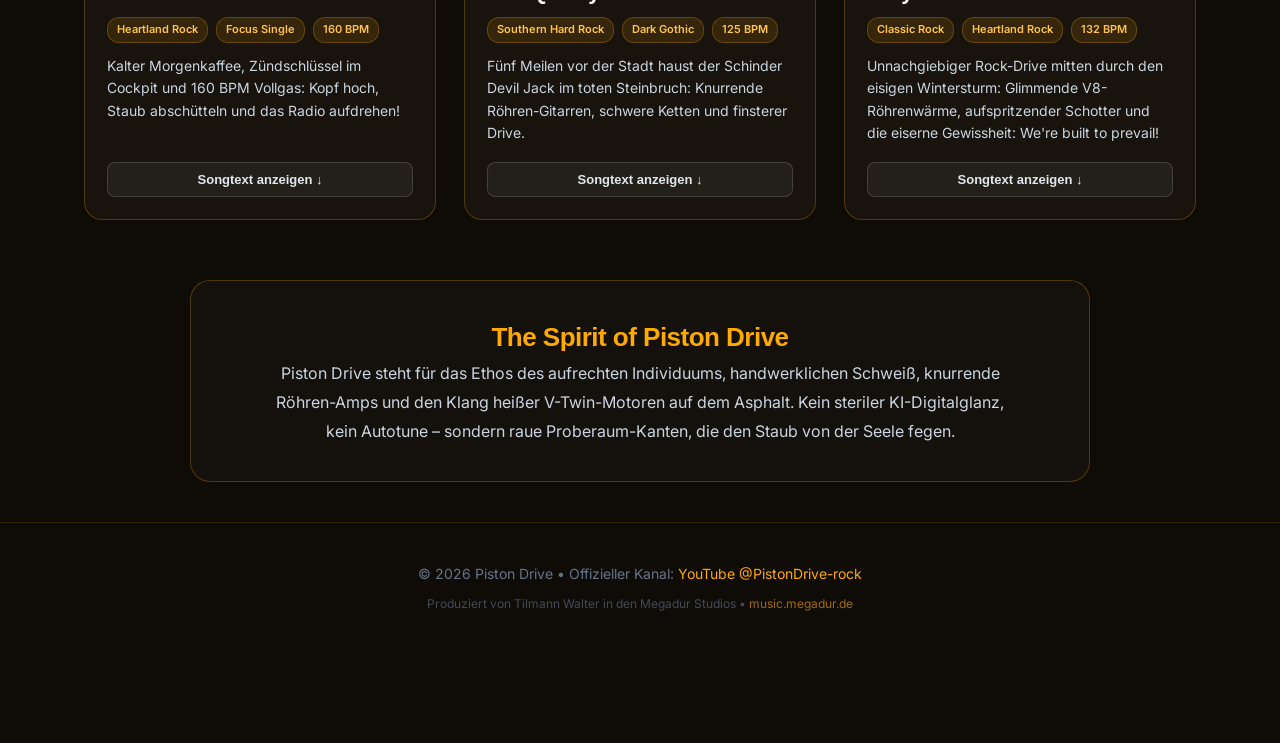
<file: piston/index.html>
<!DOCTYPE html>
<html lang="de">
<head>
  <meta charset="UTF-8">
  <meta name="viewport" content="width=device-width, initial-scale=1.0">
  <title>Piston Drive – Offizielle Bandseite & Diskografie | 70s Boogie & Heartland Rock</title>
  <meta name="description" content="Piston Drive: Handgemachter 70s Boogie, Heartland Rock und dreckige Röhrenamp-Wärme. Alle 4 Tracks mit Audio-Hooks, Cover-Artworks & Songtexten. Lead Vocals: Clutch.">
  <link rel="stylesheet" href="../style.css">
  <link rel="preconnect" href="https://fonts.googleapis.com">
  <link rel="preconnect" href="https://fonts.gstatic.com" crossorigin>
  <link href="https://fonts.googleapis.com/css2?family=Cabinet+Grotesk:wght@700;800;900&family=Inter:wght@400;500;600;700&display=swap" rel="stylesheet">
  <style>
    :root {
      --accent: #ffaa00;
      --accent-glow: rgba(255, 170, 0, 0.4);
      --bg-dark: #0f0c08;
      --card-bg: #18130d;
      --card-border: rgba(255, 170, 0, 0.25);
    }
    body {
      background: var(--bg-dark);
      color: #f1f5f9;
      font-family: 'Inter', sans-serif;
      margin: 0;
      padding-bottom: 90px;
    }
    .hero-piston {
      background: radial-gradient(circle at 50% 20%, rgba(255, 170, 0, 0.22), transparent 70%);
      padding: 50px 20px 30px;
      text-align: center;
      border-bottom: 1px solid rgba(255, 170, 0, 0.15);
    }
    .rock-badge {
      display: inline-block;
      background: var(--accent);
      color: #111;
      font-weight: 800;
      font-size: 13px;
      padding: 6px 16px;
      border-radius: 20px;
      letter-spacing: 0.12em;
      text-transform: uppercase;
      margin-bottom: 14px;
    }
    .band-title {
      font-family: 'Cabinet Grotesk', sans-serif;
      font-size: clamp(40px, 7vw, 68px);
      font-weight: 900;
      color: #fff;
      margin: 0;
      letter-spacing: -0.02em;
      text-transform: uppercase;
      text-shadow: 0 4px 20px rgba(0,0,0,0.8);
    }
    .band-sub {
      font-size: 18px;
      color: #ffc44d;
      margin: 10px 0 24px;
      font-weight: 500;
    }
    .hero-actions {
      display: flex;
      justify-content: center;
      gap: 16px;
      flex-wrap: wrap;
      margin-top: 20px;
    }
    .btn-rock-primary {
      background: var(--accent);
      color: #111;
      font-weight: 800;
      font-size: 16px;
      padding: 12px 28px;
      border-radius: 30px;
      text-decoration: none;
      display: inline-flex;
      align-items: center;
      gap: 10px;
      box-shadow: 0 4px 20px var(--accent-glow);
      transition: transform 0.2s, background 0.2s;
    }
    .btn-rock-primary:hover {
      background: #ffbb33;
      transform: translateY(-2px);
    }
    .btn-rock-outline {
      background: transparent;
      color: #ffaa00;
      border: 2px solid var(--accent);
      font-weight: 700;
      font-size: 15px;
      padding: 10px 24px;
      border-radius: 30px;
      text-decoration: none;
      display: inline-flex;
      align-items: center;
      gap: 8px;
      transition: background 0.2s, color 0.2s;
    }
    .btn-rock-outline:hover {
      background: rgba(255, 170, 0, 0.15);
      color: #fff;
    }
    .section-title {
      font-family: 'Cabinet Grotesk', sans-serif;
      font-size: 32px;
      font-weight: 800;
      color: #fff;
      margin: 50px 0 10px;
      text-align: center;
    }
    .section-desc {
      text-align: center;
      color: #94a3b8;
      margin-bottom: 40px;
      font-size: 16px;
    }
    /* Catalog Grid */
    .tracks-grid {
      display: grid;
      grid-template-columns: repeat(auto-fit, minmax(290px, 1fr));
      gap: 28px;
      max-width: 1200px;
      margin: 0 auto;
      padding: 0 20px;
    }
    .track-card {
      background: var(--card-bg);
      border: 1px solid var(--card-border);
      border-radius: 18px;
      overflow: hidden;
      transition: transform 0.2s, box-shadow 0.2s;
      display: flex;
      flex-direction: column;
    }
    .track-card:hover {
      transform: translateY(-4px);
      box-shadow: 0 12px 30px rgba(0, 0, 0, 0.6);
      border-color: var(--accent);
    }
    .track-cover-wrap {
      position: relative;
      aspect-ratio: 1/1;
      overflow: hidden;
      background: #000;
    }
    .track-cover-wrap img {
      width: 100%;
      height: 100%;
      object-fit: cover;
      display: block;
      transition: transform 0.3s;
    }
    .track-card:hover .track-cover-wrap img {
      transform: scale(1.03);
    }
    .btn-play-track {
      position: absolute;
      inset: 0;
      margin: auto;
      width: 64px;
      height: 64px;
      border-radius: 50%;
      background: rgba(18, 14, 10, 0.85);
      border: 2px solid var(--accent);
      color: var(--accent);
      font-size: 24px;
      display: flex;
      align-items: center;
      justify-content: center;
      cursor: pointer;
      backdrop-filter: blur(4px);
      transition: transform 0.2s, background 0.2s;
    }
    .btn-play-track:hover {
      background: var(--accent);
      color: #111;
      transform: scale(1.1);
    }
    .track-content {
      padding: 22px;
      display: flex;
      flex-direction: column;
      flex-grow: 1;
    }
    .track-num {
      font-size: 12px;
      font-weight: 700;
      color: var(--accent);
      text-transform: uppercase;
      letter-spacing: 0.1em;
      margin-bottom: 6px;
    }
    .track-name {
      font-family: 'Cabinet Grotesk', sans-serif;
      font-size: 22px;
      font-weight: 800;
      color: #fff;
      margin: 0 0 8px;
    }
    .track-tags {
      display: flex;
      gap: 8px;
      margin-bottom: 12px;
      flex-wrap: wrap;
    }
    .tag-pill {
      font-size: 11px;
      font-weight: 600;
      padding: 3px 9px;
      border-radius: 12px;
      background: rgba(255, 170, 0, 0.12);
      color: #ffc44d;
      border: 1px solid rgba(255, 170, 0, 0.25);
    }
    .track-desc {
      font-size: 14px;
      color: #cbd5e1;
      line-height: 1.6;
      margin-bottom: 18px;
      flex-grow: 1;
    }
    .lyrics-toggle-btn {
      background: rgba(255, 255, 255, 0.05);
      border: 1px solid rgba(255, 255, 255, 0.15);
      color: #e2e8f0;
      padding: 9px 14px;
      border-radius: 8px;
      font-size: 13px;
      font-weight: 600;
      cursor: pointer;
      width: 100%;
      text-align: center;
      transition: background 0.2s;
    }
    .lyrics-toggle-btn:hover {
      background: rgba(255, 170, 0, 0.2);
      border-color: var(--accent);
      color: #fff;
    }
    .lyrics-collapse {
      display: none;
      margin-top: 14px;
      padding: 16px;
      background: #110e0a;
      border-radius: 10px;
      font-size: 13px;
      line-height: 1.7;
      color: #cbd5e1;
      white-space: pre-line;
      border-left: 3px solid var(--accent);
    }
    .lyrics-collapse.open {
      display: block;
      animation: fadeIn 0.25s ease;
    }
    @keyframes fadeIn {
      from { opacity: 0; transform: translateY(-4px); }
      to { opacity: 1; transform: translateY(0); }
    }
    /* Band Ethos Section */
    .ethos-box {
      max-width: 900px;
      margin: 60px auto 40px;
      padding: 36px 30px;
      background: #14100b;
      border: 1px solid rgba(255, 170, 0, 0.25);
      border-radius: 20px;
      text-align: center;
    }
    .ethos-box h3 {
      font-family: 'Cabinet Grotesk', sans-serif;
      font-size: 26px;
      color: #ffaa00;
      margin-top: 0;
    }
    .ethos-box p {
      font-size: 16px;
      line-height: 1.8;
      color: #cbd5e1;
      margin: 0 auto;
      max-width: 760px;
    }
    /* Sticky Bottom Player */
    .sticky-player {
      position: fixed;
      bottom: 0;
      left: 0;
      right: 0;
      background: rgba(15, 12, 8, 0.95);
      border-top: 1px solid var(--accent);
      backdrop-filter: blur(12px);
      padding: 12px 24px;
      display: flex;
      align-items: center;
      justify-content: space-between;
      gap: 16px;
      z-index: 100;
      transform: translateY(110%);
      transition: transform 0.3s cubic-bezier(0.16, 1, 0.3, 1);
    }
    .sticky-player.visible {
      transform: translateY(0);
    }
    .player-track-info {
      display: flex;
      align-items: center;
      gap: 12px;
      min-width: 200px;
    }
    .player-cover {
      width: 44px;
      height: 44px;
      border-radius: 8px;
      object-fit: cover;
      border: 1px solid var(--accent);
    }
    .player-titles h4 {
      margin: 0;
      font-size: 15px;
      color: #fff;
    }
    .player-titles p {
      margin: 2px 0 0;
      font-size: 12px;
      color: var(--accent);
    }
    .player-progress {
      flex: 1;
      max-width: 450px;
      height: 6px;
      background: rgba(255, 255, 255, 0.15);
      border-radius: 4px;
      overflow: hidden;
    }
    .player-progress-bar {
      height: 100%;
      width: 0%;
      background: var(--accent);
      transition: width 0.1s linear;
    }
    .player-close {
      background: transparent;
      border: none;
      color: #94a3b8;
      font-size: 20px;
      cursor: pointer;
      padding: 4px;
    }
    .player-close:hover {
      color: #fff;
    }
    footer {
      border-top: 1px solid rgba(255, 170, 0, 0.15);
      padding: 40px 20px;
      text-align: center;
      font-size: 14px;
      color: #64748b;
    }
    footer a { color: var(--accent); text-decoration: none; }
    footer a:hover { text-decoration: underline; }
  </style>
</head>
<body>

  <!-- Hero Header -->
  <header class="hero-piston">
    <div class="container">
      <span class="rock-badge">🎸 70s Boogie • Classic Rock • Heartland Shuffle</span>
      <h1 class="band-title">PISTON DRIVE</h1>
      <p class="band-sub">» Lead Vocals: Clutch • Echte Röhrenverzerrung • Rough Live-Room Edges «</p>
      
      <div class="hero-actions">
        <a href="https://www.youtube.com/@PistonDrive-rock" target="_blank" class="btn-rock-primary">
          <svg width="20" height="20" viewBox="0 0 24 24" fill="currentColor"><path d="M23.498 6.186a3.016 3.016 0 0 0-2.122-2.136C19.505 3.545 12 3.545 12 3.545s-7.505 0-9.377.505A3.017 3.017 0 0 0 .502 6.186C0 8.07 0 12 0 12s0 3.93.502 5.814a3.016 3.016 0 0 0 2.122 2.136c1.871.505 9.376.505 9.376.505s7.505 0 9.377-.505a3.015 3.015 0 0 0 2.122-2.136C24 15.93 24 12 24 12s0-3.93-.502-5.814zM9.545 15.568V8.432L15.818 12l-6.273 3.568z"/></svg>
          Offizieller Kanal @PistonDrive-rock
        </a>
        <a href="../" class="btn-rock-outline">
          ← Zurück zum Megadur Hub
        </a>
      </div>
    </div>
  </header>

  <!-- Repertoire / Tracks Grid -->
  <main class="container">
    <h2 class="section-title">Diskografie & Alle Tracks</h2>
    <p class="section-desc">Klick auf den Play-Button für den Hook-Ausschnitt oder klappe den vollständigen Songtext aus:</p>

    <div class="tracks-grid">

      <!-- TRACK 01 -->
      <article class="track-card">
        <div class="track-cover-wrap">
          <img src="../assets/images/pd_01.jpg" alt="Piston Drive – Your Old Key Fits">
          <button class="btn-play-track" data-audio="../assets/audio/pd_01.wav" data-title="Your Old Key Fits" data-cover="../assets/images/pd_01.jpg" aria-label="Play Track 01">▶</button>
        </div>
        <div class="track-content">
          <span class="track-num">Track 01</span>
          <h3 class="track-name">Your Old Key Fits</h3>
          <div class="track-tags">
            <span class="tag-pill">Melodic Garage</span>
            <span class="tag-pill">Indie Rock</span>
            <span class="tag-pill">135 BPM</span>
          </div>
          <p class="track-desc">Unerwartete Heimkehr im Regen: Jacke auf dem Küchenstuhl, alte Notiz am Telefon und die offene Tür ohne Fragen.</p>
          <button class="lyrics-toggle-btn" onclick="toggleLyrics('lyrics-01')">Songtext anzeigen ↓</button>
          <div id="lyrics-01" class="lyrics-collapse">
<strong>[Verse 1]</strong>
You left your coat on the kitchen chair
Dust on the cuffs, rain in your hair
I found your note by the telephone
Three crooked words: “I’m coming home”

<strong>[Pre-Chorus]</strong>
The clock keeps chewing through the night
I hold that paper to the light

<strong>[Chorus]</strong>
Come on back through the front door
I won’t ask what you ran for
There’s a place at the table still
And your old key fits if you will

<strong>[Verse 2]</strong>
The sink drips slow in the quiet room
Your chipped blue cup still holds its stain
I kept the porch bulb burning late
Though every passing car was just the rain
          </div>
        </div>
      </article>

      <!-- TRACK 02 -->
      <article class="track-card">
        <div class="track-cover-wrap">
          <img src="../assets/images/pd_02.jpg" alt="Piston Drive – Call It Free">
          <button class="btn-play-track" data-audio="../assets/audio/pd_02.wav" data-title="Call It Free" data-cover="../assets/images/pd_02.jpg" aria-label="Play Track 02">▶</button>
        </div>
        <div class="track-content">
          <span class="track-num">Track 02</span>
          <h3 class="track-name">Call It Free</h3>
          <div class="track-tags">
            <span class="tag-pill">Southern Rock</span>
            <span class="tag-pill">Shuffle Groove</span>
            <span class="tag-pill">120 BPM</span>
          </div>
          <p class="track-desc">Ehrlicher Heartland-Shuffle: Staubige Stiefel, halbleerer Tank und die Weite der Straße ohne Schulden an der Bank.</p>
          <button class="lyrics-toggle-btn" onclick="toggleLyrics('lyrics-02')">Songtext anzeigen ↓</button>
          <div id="lyrics-02" class="lyrics-collapse">
<strong>[Verse 1]</strong>
Dusty old boots and a half-full tank
Never owed a dime to the county bank
Long white line when the sun goes down
Leaving all the ghosts in a sleepy town

<strong>[Chorus]</strong>
Call it lonely, friend, but I call it free
Ain't a cage in this world that was made for me
Yeah I walk alone and my stride is wide
With a pocket full of road and a fire inside
Call it lonely – but I call it free!

<strong>[Verse 2]</strong>
Cold wind whistling through a rusted door
Don't need a welcome on an old pine floor
Got a six-string humming in the shotgun seat
And the steady rhythm of the desert heat
          </div>
        </div>
      </article>

      <!-- TRACK 03 -->
      <article class="track-card">
        <div class="track-cover-wrap">
          <img src="../assets/images/pd_03.jpg" alt="Piston Drive – All or Nothing!">
          <button class="btn-play-track" data-audio="../assets/audio/pd_03.wav" data-title="All or Nothing!" data-cover="../assets/images/pd_03.jpg" aria-label="Play Track 03">▶</button>
        </div>
        <div class="track-content">
          <span class="track-num">Track 03</span>
          <h3 class="track-name">All or Nothing!</h3>
          <div class="track-tags">
            <span class="tag-pill">70s Boogie Rock</span>
            <span class="tag-pill">Glam / Suzi Vibe</span>
            <span class="tag-pill">155 BPM</span>
          </div>
          <p class="track-desc">Hochenergetischer Boogie-Drive mit Handclaps und treibendem Bass: Alles auf eine Karte – Walk away or stay!</p>
          <button class="lyrics-toggle-btn" onclick="toggleLyrics('lyrics-03')">Songtext anzeigen ↓</button>
          <div id="lyrics-03" class="lyrics-collapse">
<strong>[Intro]</strong>
"One! Two! One, two, three, go!"
[Stomping boogie beat, overdriven guitar riff, handclaps]

<strong>[Verse 1]</strong>
Heavy pulse, my engine’s running wild in the dark!
This restless longing is a razor-sharp spark!
Your fading voice gets lost in the cold night air
The headlights cut through, but you’re never really there!

<strong>[Chorus]</strong>
All or nothing! Tonight’s the night!
Step out from the shadows into the light!
Rolling loaded dice – walk away or stay!
Make your move! Clear the way!
It's all or nothing!
          </div>
        </div>
      </article>

      <!-- TRACK 04 -->
      <article class="track-card">
        <div class="track-cover-wrap">
          <img src="../assets/images/pd_04.jpg" alt="Piston Drive – Two Towns Behind">
          <button class="btn-play-track" data-audio="../assets/audio/pd_04.wav" data-title="Two Towns Behind" data-cover="../assets/images/pd_04.jpg" aria-label="Play Track 04">▶</button>
        </div>
        <div class="track-content">
          <span class="track-num">Track 04 • Single</span>
          <h3 class="track-name">Two Towns Behind</h3>
          <div class="track-tags">
            <span class="tag-pill">Heartland Rock</span>
            <span class="tag-pill">Focus Single</span>
            <span class="tag-pill">160 BPM</span>
          </div>
          <p class="track-desc">Kalter Morgenkaffee, Zündschlüssel im Cockpit und 160 BPM Vollgas: Kopf hoch, Staub abschütteln und das Radio aufdrehen!</p>
          <button class="lyrics-toggle-btn" onclick="toggleLyrics('lyrics-04')">Songtext anzeigen ↓</button>
          <div id="lyrics-04" class="lyrics-collapse">
<strong>[Verse 1]</strong>
Cold morning coffee, key in the dash
Old leather jacket, burning out fast
Fifty miles behind me, a hundred to go
Turn the rusted knob until you hit the radio!

<strong>[Chorus]</strong>
Two towns behind! And fifty miles to go!
Turn the rusted knob until you hit the radio!
I'm running down the highway, burning through the night!
Don't need a destination – just the headlights burning bright!
Shaking off the dust... two towns behind!

<strong>[Verse 2]</strong>
Neon sign flicker on an empty diner wall
Cold asphalt whisper, answer to the call
Gravel in the tread, pedal to the floor
Ain't looking back through that rearview mirror no more!
          </div>
        </div>
      </article>

      <!-- TRACK 05 -->
      <article class="track-card">
        <div class="track-cover-wrap">
          <img src="../assets/images/pd_05.jpg" alt="Piston Drive – The Quarry">
          <button class="btn-play-track" data-audio="../assets/audio/pd_05.wav" data-title="The Quarry" data-cover="../assets/images/pd_05.jpg" aria-label="Play Track 05">▶</button>
        </div>
        <div class="track-content">
          <span class="track-num">Track 05</span>
          <h3 class="track-name">The Quarry</h3>
          <div class="track-tags">
            <span class="tag-pill">Southern Hard Rock</span>
            <span class="tag-pill">Dark Gothic</span>
            <span class="tag-pill">125 BPM</span>
          </div>
          <p class="track-desc">Fünf Meilen vor der Stadt haust der Schinder Devil Jack im toten Steinbruch: Knurrende Röhren-Gitarren, schwere Ketten und finsterer Drive.</p>
          <button class="lyrics-toggle-btn" onclick="toggleLyrics('lyrics-05')">Songtext anzeigen ↓</button>
          <div id="lyrics-05" class="lyrics-collapse">
<strong>[Verse 1]</strong>
Down inside the dead rock quarry, five cold miles outside of town,
Lives the skinner, Devil Jack, and a wife who never smiles.
Folks all swear that crooked stare could bring a heavy bull right down,
And her shadow stretches out for seven wicked, frozen miles!

<strong>[Chorus]</strong>
Little sinners, fear the skinner!
Never linger round that spot!
Every stray dog loses hope,
Knowing he'll be boiled to soap,
Like it, boy... [pause] or not!

<strong>[Verse 2]</strong>
Black smoke rolling from the pit shack, heavy grease upon the wind,
Rusty chains and boiling cauldrons bubbling in the yellow dark.
Ain't no preacher ever prayed for the trouble down within,
Hear the screeching of his wheelbarrow coming through the park!

<strong>[Bridge]</strong>
They say he never sleeps, they say he knows your name!
Out where the gravel turns to bone, nobody leaves the same!
No, nobody leaves the same!

<strong>[Chorus]</strong>
Little sinners, fear the skinner!
Never linger round that spot!
Every stray dog loses hope,
Knowing he'll be boiled to soap,
Like it, boy... [pause] or not!
          </div>
        </div>
      </article>

      <!-- TRACK 06 -->
      <article class="track-card">
        <div class="track-cover-wrap">
          <img src="../assets/images/pd_06.jpg" alt="Piston Drive - Defy Your Fate">
          <button class="btn-play-track" data-audio="../assets/audio/pd_06.wav" data-title="Defy Your Fate" data-cover="../assets/images/pd_06.jpg" aria-label="Play Track 06">▶</button>
        </div>
        <div class="track-content">
          <span class="track-num">Track 06 • Neu</span>
          <h3 class="track-name">Defy Your Fate</h3>
          <div class="track-tags">
            <span class="tag-pill">Classic Rock</span>
            <span class="tag-pill">Heartland Rock</span>
            <span class="tag-pill">132 BPM</span>
          </div>
          <p class="track-desc">Unnachgiebiger Rock-Drive mitten durch den eisigen Wintersturm: Glimmende V8-Röhrenwärme, aufspritzender Schotter und die eiserne Gewissheit: We're built to prevail!</p>
          <button class="lyrics-toggle-btn" onclick="toggleLyrics('lyrics-06')">Songtext anzeigen ↓</button>
          <div id="lyrics-06" class="lyrics-collapse">
<strong>[Verse 1]</strong>
The night falls down, is cold and black,
No way home, and no way back.
Winter wind cuts through the bone,
We're standing here on our own!

<strong>[Verse 2]</strong>
The engine roars, the sparks ignite,
We cut a line right through the night.
Gravel spitting beneath the tread,
No looking back to what they said!

<strong>[Chorus]</strong>
Don't give in, through winter and hate!
Don't give in, defy your fate!
Stand your ground, right into the gale,
Don't give in, we're built to prevail!
We're built to prevail!
We're built to prevail!

<strong>[Verse 3]</strong>
An honest hand, an aching spine,
We never begged for bread or wine.
They built the cage, they drew the line,
This road is yours, this road is mine!

<strong>[Bridge]</strong>
Let the cold rain beat the skin,
That's where the real ones begin.
No white flag, no compromise—
Look the devil in the eyes!

<strong>[Final Chorus]</strong>
Don't give in, through winter and hate!
Don't give in, defy your fate!
Stand your ground, right into the gale,
Don't give in—
WE'RE BUILT TO PREVAIL!
          </div>
        </div>
      </article>

    </div>

    <!-- Band Ethos Box -->
    <div class="ethos-box">
      <h3>The Spirit of Piston Drive</h3>
      <p>Piston Drive steht für das Ethos des aufrechten Individuums, handwerklichen Schweiß, knurrende Röhren-Amps und den Klang heißer V-Twin-Motoren auf dem Asphalt. Kein steriler KI-Digitalglanz, kein Autotune – sondern raue Proberaum-Kanten, die den Staub von der Seele fegen.</p>
    </div>
  </main>

  <!-- Sticky Bottom Player -->
  <div id="stickyPlayer" class="sticky-player">
    <div class="player-track-info">
      <img id="playerCover" class="player-cover" src="../assets/images/pd.jpg" alt="Cover">
      <div class="player-titles">
        <h4 id="playerTitle">Titel</h4>
        <p>Piston Drive • Hook-Preview</p>
      </div>
    </div>
    <div class="player-progress">
      <div id="playerProgressBar" class="player-progress-bar"></div>
    </div>
    <button id="playerClose" class="player-close" aria-label="Schließen">✕</button>
  </div>

  <footer>
    <div class="container">
      <p>© 2026 Piston Drive • Offizieller Kanal: <a href="https://www.youtube.com/@PistonDrive-rock" target="_blank">YouTube @PistonDrive-rock</a></p>
      <p style="margin-top: 8px; font-size: 12px; opacity: 0.6;">Produziert von Tilmann Walter in den Megadur Studios • <a href="../">music.megadur.de</a></p>
    </div>
  </footer>

  <script>
    // Audio Player Controller
    const audio = new Audio();
    const stickyPlayer = document.getElementById('stickyPlayer');
    const playerTitle = document.getElementById('playerTitle');
    const playerCover = document.getElementById('playerCover');
    const playerProgressBar = document.getElementById('playerProgressBar');
    const playerClose = document.getElementById('playerClose');
    const playButtons = document.querySelectorAll('.btn-play-track');

    let currentBtn = null;

    playButtons.forEach(btn => {
      btn.addEventListener('click', () => {
        const audioSrc = btn.getAttribute('data-audio');
        const title = btn.getAttribute('data-title');
        const cover = btn.getAttribute('data-cover');

        if (currentBtn === btn && !audio.paused) {
          audio.pause();
          btn.textContent = '▶';
          stickyPlayer.classList.remove('visible');
          return;
        }

        if (currentBtn && currentBtn !== btn) {
          currentBtn.textContent = '▶';
        }

        audio.src = audioSrc;
        audio.play().then(() => {
          btn.textContent = '⏸';
          currentBtn = btn;
          playerTitle.textContent = title;
          playerCover.src = cover;
          stickyPlayer.classList.add('visible');
        }).catch(err => {
          console.error("Playback error:", err);
        });
      });
    });

    audio.addEventListener('timeupdate', () => {
      if (audio.duration) {
        const pct = (audio.currentTime / audio.duration) * 100;
        playerProgressBar.style.width = pct + '%';
      }
    });

    audio.addEventListener('ended', () => {
      if (currentBtn) currentBtn.textContent = '▶';
      stickyPlayer.classList.remove('visible');
      playerProgressBar.style.width = '0%';
    });

    playerClose.addEventListener('click', () => {
      audio.pause();
      if (currentBtn) currentBtn.textContent = '▶';
      stickyPlayer.classList.remove('visible');
    });

    // Lyrics Accordion Toggle
    function toggleLyrics(id) {
      const el = document.getElementById(id);
      const btn = el.previousElementSibling;
      if (el.classList.contains('open')) {
        el.classList.remove('open');
        btn.textContent = 'Songtext anzeigen ↓';
      } else {
        el.classList.add('open');
        btn.textContent = 'Songtext einklappen ↑';
      }
    }
  </script>

</body>
</html>
</file>
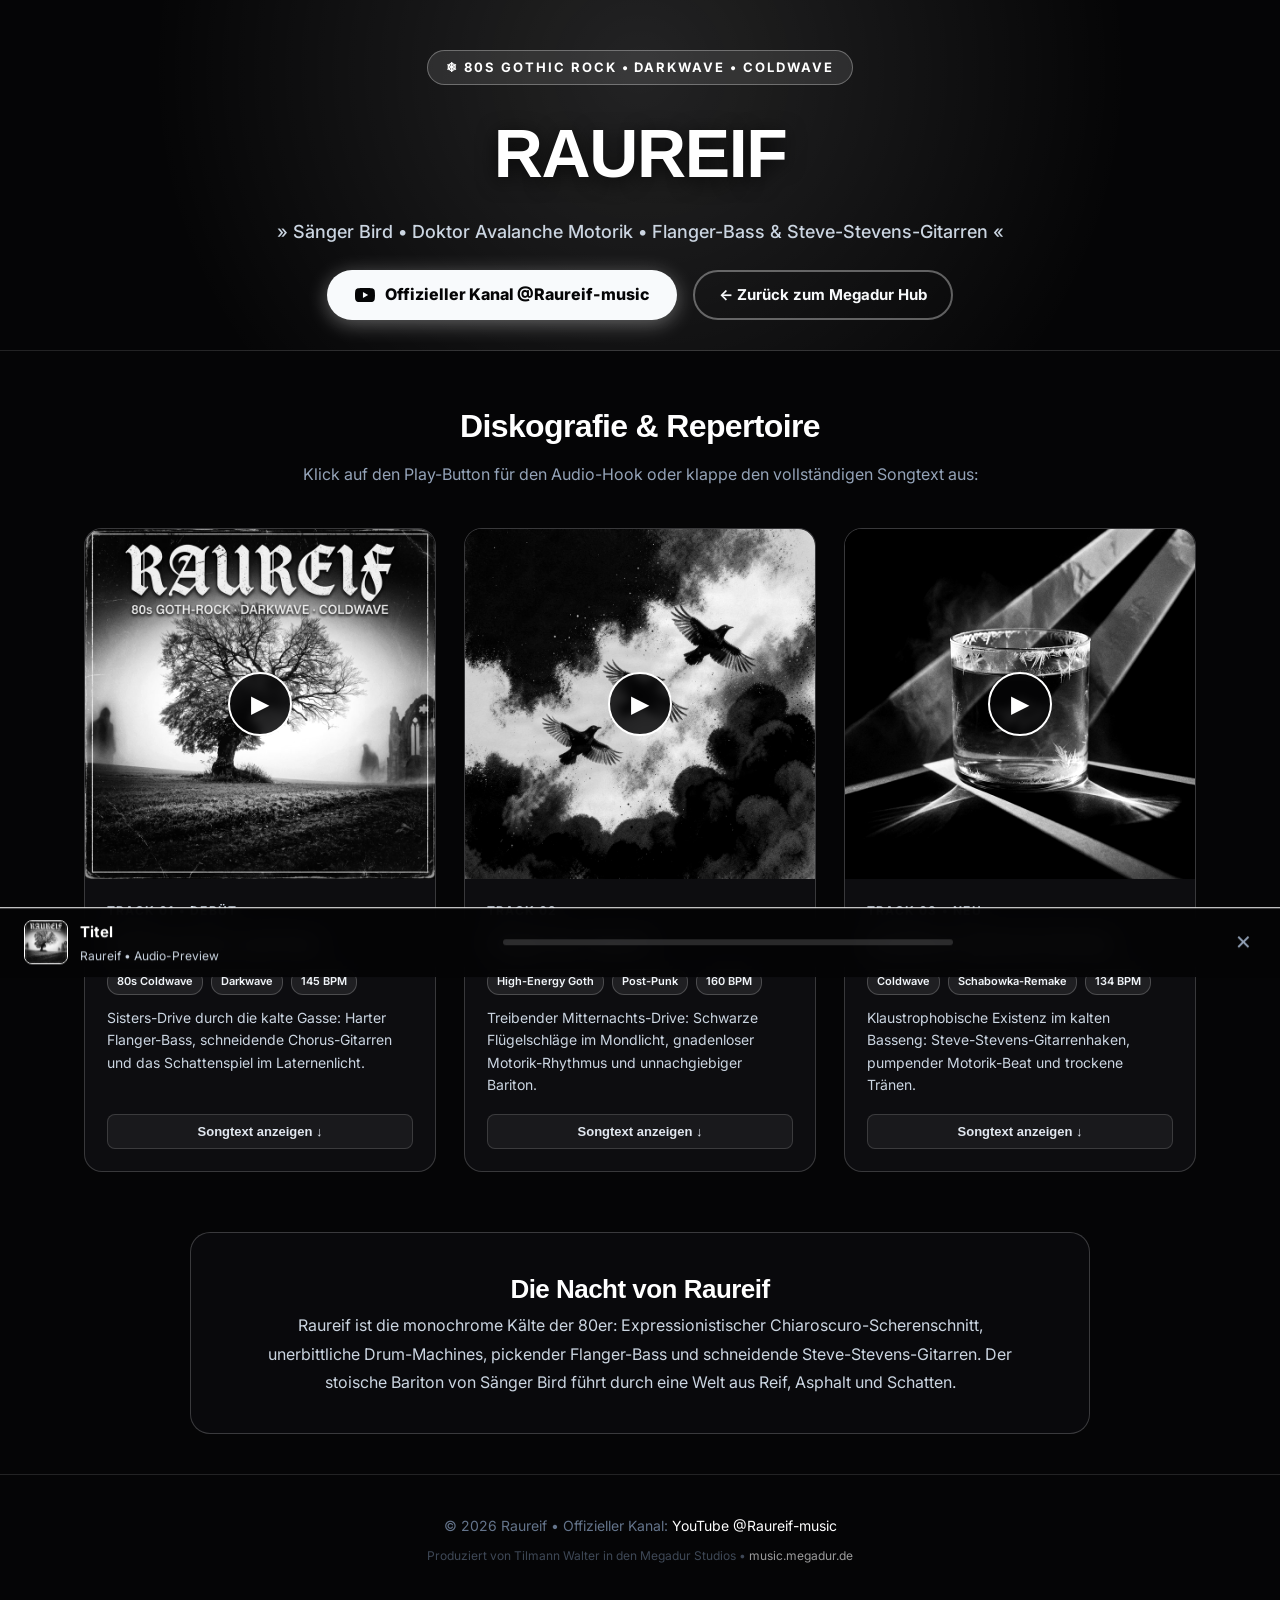
<file: raureif/index.html>
<!DOCTYPE html>
<html lang="de">
<head>
  <meta charset="UTF-8">
  <meta name="viewport" content="width=device-width, initial-scale=1.0">
  <title>Raureif – Offizielle Bandseite & Diskografie | 80s Gothic Rock & Coldwave</title>
  <meta name="description" content="Raureif: Sisters-of-Mercy-Drive, knarziger Flanger-Bass, schneidende Chorus-Gitarren und stoischer Bariton (Bird). Alle 3 Tracks mit Audio-Hooks & Songtexten.">
  <link rel="stylesheet" href="../style.css">
  <link rel="preconnect" href="https://fonts.googleapis.com">
  <link rel="preconnect" href="https://fonts.gstatic.com" crossorigin>
  <link href="https://fonts.googleapis.com/css2?family=Cabinet+Grotesk:wght@700;800;900&family=Inter:wght@400;500;600;700&display=swap" rel="stylesheet">
  <style>
    :root {
      --accent: #f8fafc;
      --accent-glow: rgba(255, 255, 255, 0.35);
      --bg-dark: #050506;
      --card-bg: #0d0d10;
      --card-border: rgba(255, 255, 255, 0.18);
    }
    body {
      background: var(--bg-dark);
      color: #f1f5f9;
      font-family: 'Inter', sans-serif;
      margin: 0;
      padding-bottom: 90px;
    }
    .hero-rr {
      background: radial-gradient(circle at 50% 20%, rgba(255, 255, 255, 0.12), transparent 70%);
      padding: 50px 20px 30px;
      text-align: center;
      border-bottom: 1px solid rgba(255, 255, 255, 0.12);
    }
    .goth-badge {
      display: inline-block;
      background: rgba(255, 255, 255, 0.1);
      color: #fff;
      border: 1px solid rgba(255, 255, 255, 0.3);
      font-weight: 700;
      font-size: 13px;
      padding: 6px 18px;
      border-radius: 20px;
      letter-spacing: 0.15em;
      text-transform: uppercase;
      margin-bottom: 14px;
    }
    .band-title {
      font-family: 'Cabinet Grotesk', sans-serif;
      font-size: clamp(40px, 7vw, 68px);
      font-weight: 900;
      color: #fff;
      margin: 0;
      letter-spacing: -0.02em;
      text-transform: uppercase;
      text-shadow: 0 4px 20px rgba(0,0,0,0.8);
    }
    .band-sub {
      font-size: 18px;
      color: #cbd5e1;
      margin: 10px 0 24px;
      font-weight: 500;
    }
    .hero-actions {
      display: flex;
      justify-content: center;
      gap: 16px;
      flex-wrap: wrap;
      margin-top: 20px;
    }
    .btn-rr-primary {
      background: #f8fafc;
      color: #050506;
      font-weight: 800;
      font-size: 16px;
      padding: 12px 28px;
      border-radius: 30px;
      text-decoration: none;
      display: inline-flex;
      align-items: center;
      gap: 10px;
      box-shadow: 0 4px 20px var(--accent-glow);
      transition: transform 0.2s, background 0.2s;
    }
    .btn-rr-primary:hover {
      background: #e2e8f0;
      transform: translateY(-2px);
    }
    .btn-rr-outline {
      background: transparent;
      color: #f8fafc;
      border: 2px solid rgba(255, 255, 255, 0.35);
      font-weight: 700;
      font-size: 15px;
      padding: 10px 24px;
      border-radius: 30px;
      text-decoration: none;
      display: inline-flex;
      align-items: center;
      gap: 8px;
      transition: background 0.2s, color 0.2s;
    }
    .btn-rr-outline:hover {
      background: rgba(255, 255, 255, 0.12);
      color: #fff;
    }
    .section-title {
      font-family: 'Cabinet Grotesk', sans-serif;
      font-size: 32px;
      font-weight: 800;
      color: #fff;
      margin: 50px 0 10px;
      text-align: center;
    }
    .section-desc {
      text-align: center;
      color: #94a3b8;
      margin-bottom: 40px;
      font-size: 16px;
    }
    /* Tracks Grid */
    .tracks-grid {
      display: grid;
      grid-template-columns: repeat(auto-fit, minmax(300px, 1fr));
      gap: 28px;
      max-width: 1200px;
      margin: 0 auto;
      padding: 0 20px;
    }
    .track-card {
      background: var(--card-bg);
      border: 1px solid var(--card-border);
      border-radius: 18px;
      overflow: hidden;
      transition: transform 0.2s, box-shadow 0.2s;
      display: flex;
      flex-direction: column;
    }
    .track-card:hover {
      transform: translateY(-4px);
      box-shadow: 0 12px 30px rgba(0, 0, 0, 0.7);
      border-color: #fff;
    }
    .track-cover-wrap {
      position: relative;
      aspect-ratio: 1/1;
      overflow: hidden;
      background: #000;
    }
    .track-cover-wrap img {
      width: 100%;
      height: 100%;
      object-fit: cover;
      display: block;
      transition: transform 0.3s;
      filter: grayscale(100%) contrast(108%);
    }
    .track-card:hover .track-cover-wrap img {
      transform: scale(1.03);
    }
    .btn-play-track {
      position: absolute;
      inset: 0;
      margin: auto;
      width: 64px;
      height: 64px;
      border-radius: 50%;
      background: rgba(5, 5, 6, 0.85);
      border: 2px solid #fff;
      color: #fff;
      font-size: 24px;
      display: flex;
      align-items: center;
      justify-content: center;
      cursor: pointer;
      backdrop-filter: blur(4px);
      transition: transform 0.2s, background 0.2s;
    }
    .btn-play-track:hover {
      background: #fff;
      color: #050506;
      transform: scale(1.1);
    }
    .track-content {
      padding: 22px;
      display: flex;
      flex-direction: column;
      flex-grow: 1;
    }
    .track-num {
      font-size: 12px;
      font-weight: 700;
      color: #cbd5e1;
      text-transform: uppercase;
      letter-spacing: 0.1em;
      margin-bottom: 6px;
    }
    .track-name {
      font-family: 'Cabinet Grotesk', sans-serif;
      font-size: 22px;
      font-weight: 800;
      color: #fff;
      margin: 0 0 8px;
    }
    .track-tags {
      display: flex;
      gap: 8px;
      margin-bottom: 12px;
      flex-wrap: wrap;
    }
    .tag-pill {
      font-size: 11px;
      font-weight: 600;
      padding: 3px 9px;
      border-radius: 12px;
      background: rgba(255, 255, 255, 0.08);
      color: #f1f5f9;
      border: 1px solid rgba(255, 255, 255, 0.2);
    }
    .track-desc {
      font-size: 14px;
      color: #cbd5e1;
      line-height: 1.6;
      margin-bottom: 18px;
      flex-grow: 1;
    }
    .lyrics-toggle-btn {
      background: rgba(255, 255, 255, 0.05);
      border: 1px solid rgba(255, 255, 255, 0.15);
      color: #e2e8f0;
      padding: 9px 14px;
      border-radius: 8px;
      font-size: 13px;
      font-weight: 600;
      cursor: pointer;
      width: 100%;
      text-align: center;
      transition: background 0.2s;
    }
    .lyrics-toggle-btn:hover {
      background: rgba(255, 255, 255, 0.18);
      border-color: #fff;
      color: #fff;
    }
    .lyrics-collapse {
      display: none;
      margin-top: 14px;
      padding: 16px;
      background: #08080a;
      border-radius: 10px;
      font-size: 13px;
      line-height: 1.7;
      color: #cbd5e1;
      white-space: pre-line;
      border-left: 3px solid #fff;
    }
    .lyrics-collapse.open {
      display: block;
      animation: fadeIn 0.25s ease;
    }
    @keyframes fadeIn {
      from { opacity: 0; transform: translateY(-4px); }
      to { opacity: 1; transform: translateY(0); }
    }
    /* Band Ethos */
    .ethos-box {
      max-width: 900px;
      margin: 60px auto 40px;
      padding: 36px 30px;
      background: #09090c;
      border: 1px solid rgba(255, 255, 255, 0.2);
      border-radius: 20px;
      text-align: center;
    }
    .ethos-box h3 {
      font-family: 'Cabinet Grotesk', sans-serif;
      font-size: 26px;
      color: #fff;
      margin-top: 0;
    }
    .ethos-box p {
      font-size: 16px;
      line-height: 1.8;
      color: #cbd5e1;
      margin: 0 auto;
      max-width: 760px;
    }
    /* Sticky Bottom Player */
    .sticky-player {
      position: fixed;
      bottom: 0;
      left: 0;
      right: 0;
      background: rgba(5, 5, 6, 0.95);
      border-top: 1px solid #fff;
      backdrop-filter: blur(12px);
      padding: 12px 24px;
      display: flex;
      align-items: center;
      justify-content: space-between;
      gap: 16px;
      z-index: 100;
      transform: translateY(110%);
      transition: transform 0.3s cubic-bezier(0.16, 1, 0.3, 1);
    }
    .sticky-player.visible {
      transform: translateY(0);
    }
    .player-track-info {
      display: flex;
      align-items: center;
      gap: 12px;
      min-width: 200px;
    }
    .player-cover {
      width: 44px;
      height: 44px;
      border-radius: 8px;
      object-fit: cover;
      border: 1px solid #fff;
      filter: grayscale(100%);
    }
    .player-titles h4 {
      margin: 0;
      font-size: 15px;
      color: #fff;
    }
    .player-titles p {
      margin: 2px 0 0;
      font-size: 12px;
      color: #cbd5e1;
    }
    .player-progress {
      flex: 1;
      max-width: 450px;
      height: 6px;
      background: rgba(255, 255, 255, 0.15);
      border-radius: 4px;
      overflow: hidden;
    }
    .player-progress-bar {
      height: 100%;
      width: 0%;
      background: #fff;
      transition: width 0.1s linear;
    }
    .player-close {
      background: transparent;
      border: none;
      color: #94a3b8;
      font-size: 20px;
      cursor: pointer;
      padding: 4px;
    }
    .player-close:hover {
      color: #fff;
    }
    footer {
      border-top: 1px solid rgba(255, 255, 255, 0.12);
      padding: 40px 20px;
      text-align: center;
      font-size: 14px;
      color: #64748b;
    }
    footer a { color: #fff; text-decoration: none; }
    footer a:hover { text-decoration: underline; }
  </style>
</head>
<body>

  <!-- Hero Header -->
  <header class="hero-rr">
    <div class="container">
      <span class="goth-badge">❄ 80s Gothic Rock • Darkwave • Coldwave</span>
      <h1 class="band-title">RAUREIF</h1>
      <p class="band-sub">» Sänger Bird • Doktor Avalanche Motorik • Flanger-Bass & Steve-Stevens-Gitarren «</p>
      
      <div class="hero-actions">
        <a href="https://www.youtube.com/@Raureif-music" target="_blank" class="btn-rr-primary">
          <svg width="20" height="20" viewBox="0 0 24 24" fill="currentColor"><path d="M23.498 6.186a3.016 3.016 0 0 0-2.122-2.136C19.505 3.545 12 3.545 12 3.545s-7.505 0-9.377.505A3.017 3.017 0 0 0 .502 6.186C0 8.07 0 12 0 12s0 3.93.502 5.814a3.016 3.016 0 0 0 2.122 2.136c1.871.505 9.376.505 9.376.505s7.505 0 9.377-.505a3.015 3.015 0 0 0 2.122-2.136C24 15.93 24 12 24 12s0-3.93-.502-5.814zM9.545 15.568V8.432L15.818 12l-6.273 3.568z"/></svg>
          Offizieller Kanal @Raureif-music
        </a>
        <a href="../" class="btn-rr-outline">
          ← Zurück zum Megadur Hub
        </a>
      </div>
    </div>
  </header>

  <!-- Repertoire / Tracks Grid -->
  <main class="container">
    <h2 class="section-title">Diskografie & Repertoire</h2>
    <p class="section-desc">Klick auf den Play-Button für den Audio-Hook oder klappe den vollständigen Songtext aus:</p>

    <div class="tracks-grid">

      <!-- TRACK 01 -->
      <article class="track-card">
        <div class="track-cover-wrap">
          <img src="../assets/images/rr_01.jpg" alt="Raureif – Vollkommen und leer">
          <button class="btn-play-track" data-audio="../assets/audio/rr_01.wav" data-title="Vollkommen und leer" data-cover="../assets/images/rr_01.jpg" aria-label="Play Track 01">▶</button>
        </div>
        <div class="track-content">
          <span class="track-num">Track 01 • Debüt</span>
          <h3 class="track-name">Vollkommen und leer</h3>
          <div class="track-tags">
            <span class="tag-pill">80s Coldwave</span>
            <span class="tag-pill">Darkwave</span>
            <span class="tag-pill">145 BPM</span>
          </div>
          <p class="track-desc">Sisters-Drive durch die kalte Gasse: Harter Flanger-Bass, schneidende Chorus-Gitarren und das Schattenspiel im Laternenlicht.</p>
          <button class="lyrics-toggle-btn" onclick="toggleLyrics('lyrics-01')">Songtext anzeigen ↓</button>
          <div id="lyrics-01" class="lyrics-collapse">
<strong>[Verse 1]</strong>
Kalte Pflastersteine, Laterne flackert matt
Schritte hallen einsam durch die tote Stadt
Dein Schatten an der Mauer, verblasst im grauen Dunst
Alles was wir wollten war vergeudete Kunst

<strong>[Chorus]</strong>
Vollkommen und leer! Das Herz erfriert zu Stein!
Wir wollten alles sein und blieben ganz allein!
Vollkommen und leer! Der Frost schneidet tief!
Vergessen was uns einst ins Dunkel rief!
          </div>
        </div>
      </article>

      <!-- TRACK 02 -->
      <article class="track-card">
        <div class="track-cover-wrap">
          <img src="../assets/images/rr_02.jpg" alt="Raureif – Vögel der Nacht">
          <button class="btn-play-track" data-audio="../assets/audio/rr_02.wav" data-title="Vögel der Nacht" data-cover="../assets/images/rr_02.jpg" aria-label="Play Track 02">▶</button>
        </div>
        <div class="track-content">
          <span class="track-num">Track 02</span>
          <h3 class="track-name">Vögel der Nacht</h3>
          <div class="track-tags">
            <span class="tag-pill">High-Energy Goth</span>
            <span class="tag-pill">Post-Punk</span>
            <span class="tag-pill">160 BPM</span>
          </div>
          <p class="track-desc">Treibender Mitternachts-Drive: Schwarze Flügelschläge im Mondlicht, gnadenloser Motorik-Rhythmus und unnachgiebiger Bariton.</p>
          <button class="lyrics-toggle-btn" onclick="toggleLyrics('lyrics-02')">Songtext anzeigen ↓</button>
          <div id="lyrics-02" class="lyrics-collapse">
<strong>[Verse 1]</strong>
Schwarz über Dächern, lautlos im Wind
Augen wie Kohlen, die ewig blind
Sie kreisen im Kreis, sie warten geduldig
Niemand ist rein und niemand unschuldig

<strong>[Chorus]</strong>
Vögel der Nacht! Brecht durch die Wand!
Reißt die Schatten aus meiner Hand!
Vögel der Nacht! Wenn die Stunde schlägt,
wird der Letzte ins Dunkel getragen und gelegt!
          </div>
        </div>
      </article>

      <!-- TRACK 03 -->
      <article class="track-card">
        <div class="track-cover-wrap">
          <img src="../assets/images/rr_03.jpg" alt="Raureif – Goldfisch (Blubb Blubb)">
          <button class="btn-play-track" data-audio="../assets/audio/rr_03.wav" data-title="Goldfisch (Blubb Blubb)" data-cover="../assets/images/rr_03.jpg" aria-label="Play Track 03">▶</button>
        </div>
        <div class="track-content">
          <span class="track-num">Track 03 • Neu</span>
          <h3 class="track-name">Goldfisch (Blubb Blubb)</h3>
          <div class="track-tags">
            <span class="tag-pill">Coldwave</span>
            <span class="tag-pill">Schabowka-Remake</span>
            <span class="tag-pill">134 BPM</span>
          </div>
          <p class="track-desc">Klaustrophobische Existenz im kalten Basseng: Steve-Stevens-Gitarrenhaken, pumpender Motorik-Beat und trockene Tränen.</p>
          <button class="lyrics-toggle-btn" onclick="toggleLyrics('lyrics-03')">Songtext anzeigen ↓</button>
          <div id="lyrics-03" class="lyrics-collapse">
<strong>[Verse 1]</strong>
Die Sonne geht auf, die Sonne geht unter
Ich gehe mit rauf und ich gehe mit runter
(Blupp... Blupp...)

<strong>[Verse 2]</strong>
Ich bin ein Fisch im kleinen Basseng
Ich drehe meine Runden und die Runden sind eng
(Blupp... Blupp...)

<strong>[Chorus]</strong>
Das Bassäng ist tief, meine Augen sind leer!
Meine Tränen sind trocken und wir weinen sie leer!
Meine Tränen sind trocken und wir trinken noch mehr!
Blupp... Blupp... Blupp... Blupp!

<strong>[Verse 3]</strong>
Manchmal dreh ich meine Runden gerne
Manchmal bin ich sehr allein
Manchmal sehe ich in die Ferne
Ich möcht' ein andrer sein
(Blupp... Blupp...)

<strong>[Verse 4]</strong>
Du hast Blupp-Blupp gesagt und siehst mich an
Wir sind beringt, sind Frau und Mann
(Blupp... Blupp...)

<strong>[Chorus]</strong>
Das Bassäng ist tief, meine Augen sind leer!
Meine Tränen sind trocken und wir weinen sie leer!
Meine Tränen sind trocken und wir trinken noch mehr!
Blupp... Blupp... Blupp... Blupp!
          </div>
        </div>
      </article>

    </div>

    <!-- Band Ethos Box -->
    <div class="ethos-box">
      <h3>Die Nacht von Raureif</h3>
      <p>Raureif ist die monochrome Kälte der 80er: Expressionistischer Chiaroscuro-Scherenschnitt, unerbittliche Drum-Machines, pickender Flanger-Bass und schneidende Steve-Stevens-Gitarren. Der stoische Bariton von Sänger Bird führt durch eine Welt aus Reif, Asphalt und Schatten.</p>
    </div>
  </main>

  <!-- Sticky Bottom Player -->
  <div id="stickyPlayer" class="sticky-player">
    <div class="player-track-info">
      <img id="playerCover" class="player-cover" src="../assets/images/rr.jpg" alt="Cover">
      <div class="player-titles">
        <h4 id="playerTitle">Titel</h4>
        <p>Raureif • Audio-Preview</p>
      </div>
    </div>
    <div class="player-progress">
      <div id="playerProgressBar" class="player-progress-bar"></div>
    </div>
    <button id="playerClose" class="player-close" aria-label="Schließen">✕</button>
  </div>

  <footer>
    <div class="container">
      <p>© 2026 Raureif • Offizieller Kanal: <a href="https://www.youtube.com/@Raureif-music" target="_blank">YouTube @Raureif-music</a></p>
      <p style="margin-top: 8px; font-size: 12px; opacity: 0.6;">Produziert von Tilmann Walter in den Megadur Studios • <a href="../">music.megadur.de</a></p>
    </div>
  </footer>

  <script>
    // Audio Player Controller
    const audio = new Audio();
    const stickyPlayer = document.getElementById('stickyPlayer');
    const playerTitle = document.getElementById('playerTitle');
    const playerCover = document.getElementById('playerCover');
    const playerProgressBar = document.getElementById('playerProgressBar');
    const playerClose = document.getElementById('playerClose');
    const playButtons = document.querySelectorAll('.btn-play-track');

    let currentBtn = null;

    playButtons.forEach(btn => {
      btn.addEventListener('click', () => {
        const audioSrc = btn.getAttribute('data-audio');
        const title = btn.getAttribute('data-title');
        const cover = btn.getAttribute('data-cover');

        if (currentBtn === btn && !audio.paused) {
          audio.pause();
          btn.textContent = '▶';
          stickyPlayer.classList.remove('visible');
          return;
        }

        if (currentBtn && currentBtn !== btn) {
          currentBtn.textContent = '▶';
        }

        audio.src = audioSrc;
        audio.play().then(() => {
          btn.textContent = '⏸';
          currentBtn = btn;
          playerTitle.textContent = title;
          playerCover.src = cover;
          stickyPlayer.classList.add('visible');
        }).catch(err => {
          console.error("Playback error:", err);
        });
      });
    });

    audio.addEventListener('timeupdate', () => {
      if (audio.duration) {
        const pct = (audio.currentTime / audio.duration) * 100;
        playerProgressBar.style.width = pct + '%';
      }
    });

    audio.addEventListener('ended', () => {
      if (currentBtn) currentBtn.textContent = '▶';
      stickyPlayer.classList.remove('visible');
      playerProgressBar.style.width = '0%';
    });

    playerClose.addEventListener('click', () => {
      audio.pause();
      if (currentBtn) currentBtn.textContent = '▶';
      stickyPlayer.classList.remove('visible');
    });

    // Lyrics Accordion Toggle
    function toggleLyrics(id) {
      const el = document.getElementById(id);
      const btn = el.previousElementSibling;
      if (el.classList.contains('open')) {
        el.classList.remove('open');
        btn.textContent = 'Songtext anzeigen ↓';
      } else {
        el.classList.add('open');
        btn.textContent = 'Songtext einklappen ↑';
      }
    }
  </script>

</body>
</html>
</file>
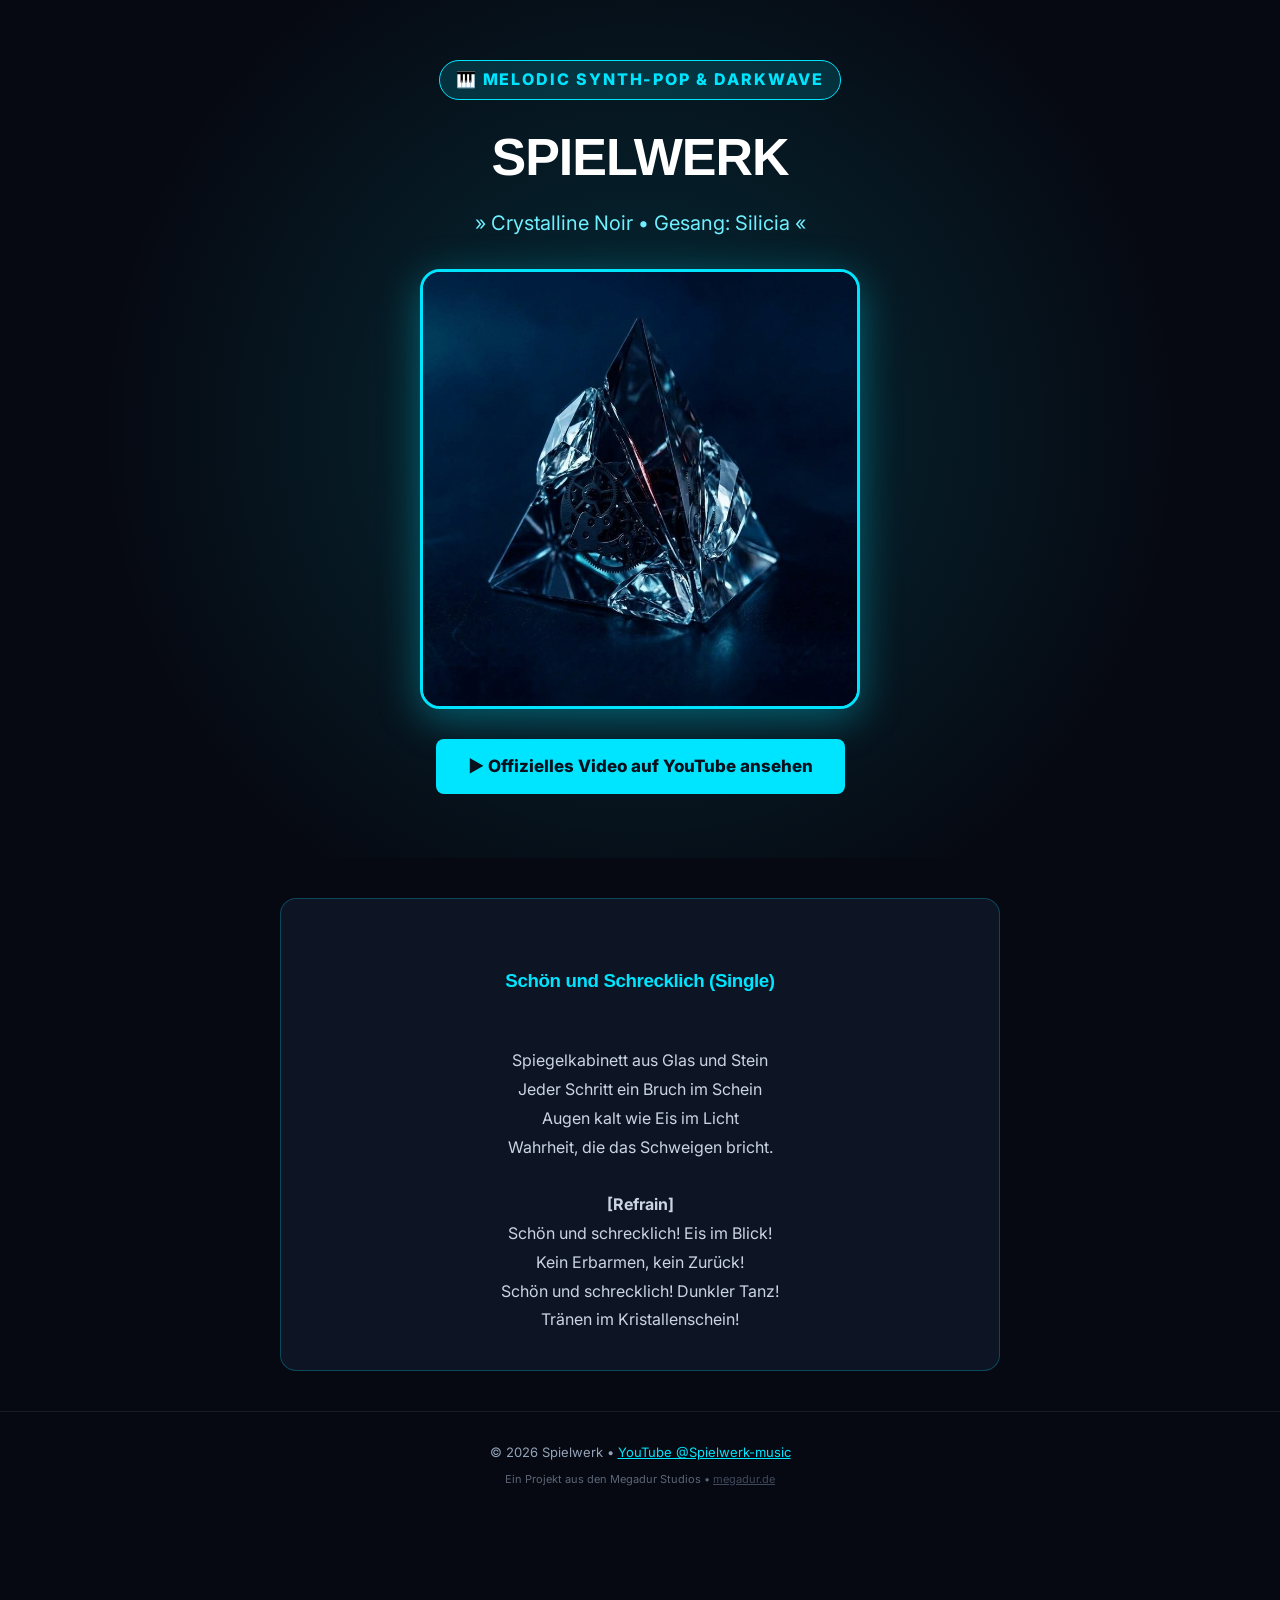
<file: spielwerk/index.html>
<!DOCTYPE html>
<html lang="de">
<head>
  <meta charset="UTF-8">
  <meta name="viewport" content="width=device-width, initial-scale=1.0">
  <title>Spielwerk – Melodic Synth-Pop & Darkwave | Offizielle Bandseite</title>
  <meta name="description" content="Spielwerk: Crystalline Noir. Analoge Synthesizer, treibende Arpeggios, eisige deutsche Poesie und die Stimme von Silicia.">
  <link rel="stylesheet" href="../style.css">
  <link href="https://fonts.googleapis.com/css2?family=Cabinet+Grotesk:wght@800;900&family=Inter:wght@400;600;700&display=swap" rel="stylesheet">
  <style>
    :root {
      --accent: #00e5ff;
      --accent-glow: rgba(0, 229, 255, 0.35);
    }
    body { background: #060912; color: #f1f5f9; }
    .hero-sw {
      background: radial-gradient(circle at center, rgba(0, 229, 255, 0.16), transparent 70%);
      padding: 60px 0 40px;
      text-align: center;
    }
    .cover-box {
      max-width: 440px;
      margin: 0 auto 30px;
      border-radius: 20px;
      overflow: hidden;
      box-shadow: 0 10px 40px var(--accent-glow);
      border: 3px solid var(--accent);
    }
    .cover-box img { width: 100%; display: block; }
    .synth-badge {
      display: inline-block;
      background: rgba(0, 229, 255, 0.15);
      color: var(--accent);
      font-weight: 800;
      padding: 6px 16px;
      border-radius: 20px;
      letter-spacing: 0.12em;
      margin-bottom: 16px;
      border: 1px solid var(--accent);
    }
    .lyrics-box {
      background: #0d1424;
      border: 1px solid rgba(0, 229, 255, 0.25);
      border-radius: 16px;
      padding: 36px;
      max-width: 720px;
      margin: 40px auto;
      white-space: pre-line;
      font-size: 16px;
      line-height: 1.8;
      color: #cbd5e1;
      text-align: center;
    }
    .lyrics-box h3 { color: var(--accent); margin-bottom: 20px; }
  </style>
</head>
<body>

  <header class="hero-sw">
    <div class="container">
      <span class="synth-badge">🎹 MELODIC SYNTH-POP & DARKWAVE</span>
      <h1 style="font-size: 52px; color: #fff; letter-spacing: -0.02em;">SPIELWERK</h1>
      <p style="font-size: 20px; color: #70f0ff; margin-top: 8px;">» Crystalline Noir • Gesang: Silicia «</p>

      <div class="cover-box" style="margin-top: 30px;">
        <img src="../assets/images/sw.jpg" alt="Spielwerk Cover">
      </div>

      <div style="margin: 24px 0;">
        <a href="https://www.youtube.com/@Spielwerk-music" target="_blank" class="btn btn-yt" style="background: var(--accent); color: #08111e; font-weight: 800; font-size: 17px; padding: 14px 32px;">
          ▶ Offizielles Video auf YouTube ansehen
        </a>
      </div>
    </div>
  </header>

  <main class="container">
    <div class="lyrics-box">
      <h3>Schön und Schrecklich (Single)</h3>
Spiegelkabinett aus Glas und Stein
Jeder Schritt ein Bruch im Schein
Augen kalt wie Eis im Licht
Wahrheit, die das Schweigen bricht.

<strong>[Refrain]</strong>
Schön und schrecklich! Eis im Blick!
Kein Erbarmen, kein Zurück!
Schön und schrecklich! Dunkler Tanz!
Tränen im Kristallenschein!
    </div>
  </main>

  <footer>
    <div class="container">
      <p>© 2026 Spielwerk • <a href="https://www.youtube.com/@Spielwerk-music" target="_blank" style="color: #00e5ff;">YouTube @Spielwerk-music</a></p>
      <p style="margin-top: 8px; font-size: 11px; opacity: 0.6;">Ein Projekt aus den Megadur Studios • <a href="../" style="color: #64748b;">megadur.de</a></p>
    </div>
  </footer>

</body>
</html>
</file>
<file: style.css>
:root {
  --bg-dark: #0c0e14;
  --bg-card: #141722;
  --bg-card-hover: #1a1e2d;
  --border-color: rgba(255, 255, 255, 0.08);
  --text-main: #f1f5f9;
  --text-muted: #94a3b8;
  --gold: #f59e0b;
  --gold-glow: rgba(245, 158, 11, 0.25);
  
  /* Band Accents */
  --c-pd: #ffaa00;
  --c-mk: #94a3b8;
  --c-sw: #00e5ff;
  --c-rr: #e2e8f0;
  --c-kn: #ff3b81;
}

* {
  box-sizing: border-box;
  margin: 0;
  padding: 0;
}

body {
  font-family: 'Inter', -apple-system, BlinkMacSystemFont, sans-serif;
  background-color: var(--bg-dark);
  color: var(--text-main);
  line-height: 1.6;
  padding-bottom: 90px; /* Space for player bar */
}

h1, h2, h3 {
  font-family: 'Cabinet Grotesk', sans-serif;
  font-weight: 800;
  letter-spacing: -0.02em;
}

.container {
  max-width: 1200px;
  margin: 0 auto;
  padding: 0 24px;
}

/* K-Tel Top Banner */
.ktel-banner {
  background: linear-gradient(90deg, #d97706, #f59e0b, #fbbf24, #f59e0b, #d97706);
  color: #111827;
  text-align: center;
  padding: 10px 16px;
  font-weight: 800;
  box-shadow: 0 4px 20px var(--gold-glow);
}

.ktel-tag {
  font-size: 13px;
  letter-spacing: 0.15em;
  font-weight: 900;
}

.ktel-sub {
  font-size: 11px;
  letter-spacing: 0.08em;
  opacity: 0.9;
  margin-top: 2px;
}

/* Hero Section */
.hero {
  padding: 60px 0 40px;
  border-bottom: 1px solid var(--border-color);
  background: radial-gradient(circle at top right, rgba(245, 158, 11, 0.08), transparent 60%);
}

.hero-profile {
  display: flex;
  align-items: center;
  gap: 36px;
}

.avatar {
  width: 140px;
  height: 140px;
  border-radius: 50%;
  object-fit: cover;
  border: 4px solid var(--gold);
  box-shadow: 0 0 30px var(--gold-glow);
  flex-shrink: 0;
}

.badge {
  display: inline-block;
  background: rgba(245, 158, 11, 0.15);
  color: var(--gold);
  font-size: 11px;
  font-weight: 700;
  letter-spacing: 0.1em;
  padding: 4px 12px;
  border-radius: 20px;
  margin-bottom: 12px;
  border: 1px solid rgba(245, 158, 11, 0.3);
}

.hero h1 {
  font-size: 42px;
  line-height: 1.1;
  margin-bottom: 14px;
}

.accent-text {
  color: var(--gold);
}

.hero-lead {
  font-size: 17px;
  color: var(--text-muted);
  max-width: 720px;
  margin-bottom: 24px;
}

.hero-actions {
  display: flex;
  gap: 16px;
  flex-wrap: wrap;
}

.btn {
  display: inline-flex;
  align-items: center;
  gap: 8px;
  padding: 12px 24px;
  border-radius: 8px;
  font-weight: 600;
  text-decoration: none;
  font-size: 15px;
  transition: all 0.2s ease;
}

.btn-yt {
  background: #dc2626;
  color: #fff;
}

.btn-yt:hover {
  background: #b91c1c;
  transform: translateY(-2px);
  box-shadow: 0 6px 20px rgba(220, 38, 38, 0.35);
}

.btn-outline {
  border: 1px solid var(--border-color);
  color: var(--text-main);
  background: rgba(255, 255, 255, 0.03);
}

.btn-outline:hover {
  background: rgba(255, 255, 255, 0.08);
  border-color: rgba(255, 255, 255, 0.2);
}

/* Jukebox Grid */
.section-head {
  padding: 60px 0 32px;
  text-align: center;
}

.section-head h2 {
  font-size: 36px;
  margin-bottom: 8px;
}

.section-head p {
  color: var(--text-muted);
  font-size: 16px;
}

.grid {
  display: grid;
  grid-template-columns: repeat(auto-fill, minmax(320px, 1fr));
  gap: 32px;
  margin-bottom: 60px;
}

.card {
  background: var(--bg-card);
  border-radius: 16px;
  overflow: hidden;
  border: 1px solid var(--border-color);
  transition: transform 0.25s ease, border-color 0.25s ease, box-shadow 0.25s ease;
  display: flex;
  flex-direction: column;
}

.card:hover {
  transform: translateY(-6px);
  border-color: rgba(255, 255, 255, 0.2);
  box-shadow: 0 16px 36px rgba(0, 0, 0, 0.4);
}

.card-cover {
  position: relative;
  aspect-ratio: 1 / 1;
  overflow: hidden;
  background: #000;
}

.card-cover img {
  width: 100%;
  height: 100%;
  object-fit: cover;
  transition: transform 0.3s ease;
}

.card:hover .card-cover img {
  transform: scale(1.04);
}

/* Play Button on Cover */
.play-btn {
  position: absolute;
  bottom: 16px;
  right: 16px;
  width: 56px;
  height: 56px;
  border-radius: 50%;
  background: rgba(15, 23, 42, 0.85);
  backdrop-filter: blur(8px);
  border: 2px solid #fff;
  color: #fff;
  font-size: 20px;
  cursor: pointer;
  display: flex;
  align-items: center;
  justify-content: center;
  transition: all 0.2s ease;
  box-shadow: 0 4px 20px rgba(0, 0, 0, 0.6);
}

.play-btn:hover {
  transform: scale(1.1);
  background: var(--gold);
  color: #111;
  border-color: var(--gold);
}

.card-body {
  padding: 24px;
  display: flex;
  flex-direction: column;
  flex: 1;
}

.card-meta {
  display: flex;
  justify-content: space-between;
  align-items: center;
  margin-bottom: 12px;
}

.genre-pill {
  font-size: 11px;
  font-weight: 700;
  text-transform: uppercase;
  letter-spacing: 0.06em;
  padding: 3px 10px;
  border-radius: 6px;
}

.pill-pd { background: rgba(255, 170, 0, 0.15); color: var(--c-pd); }
.pill-mk { background: rgba(148, 163, 184, 0.15); color: var(--c-mk); }
.pill-sw { background: rgba(0, 229, 255, 0.15); color: var(--c-sw); }
.pill-rr { background: rgba(226, 232, 240, 0.15); color: var(--c-rr); }
.pill-kn { background: rgba(255, 59, 129, 0.15); color: var(--c-kn); }

.bpm-tag {
  font-size: 11px;
  color: var(--text-muted);
}

.card-body h3 {
  font-size: 26px;
  margin-bottom: 2px;
}

.track-title {
  color: var(--gold);
  font-weight: 600;
  font-size: 15px;
  margin-bottom: 10px;
}

.card-desc {
  color: var(--text-muted);
  font-size: 14px;
  margin-bottom: 20px;
  flex: 1;
}

.card-links {
  display: flex;
  align-items: center;
  justify-content: space-between;
  border-top: 1px solid var(--border-color);
  padding-top: 16px;
}

.btn-card {
  font-weight: 700;
  color: #fff;
  text-decoration: none;
  font-size: 14px;
}

.btn-card:hover {
  text-decoration: underline;
  color: var(--gold);
}

.link-ext {
  color: var(--text-muted);
  text-decoration: none;
  font-size: 12px;
}

.link-ext:hover {
  color: #fff;
}

/* About Card */
.about-section {
  padding: 20px 0 60px;
}

.about-card {
  background: var(--bg-card);
  border: 1px solid var(--border-color);
  border-radius: 16px;
  padding: 40px;
}

.about-text h3 {
  font-size: 26px;
  margin-bottom: 12px;
  color: var(--gold);
}

.about-text p {
  color: var(--text-muted);
  font-size: 16px;
  margin-bottom: 12px;
}

/* Sticky Bottom Player Bar */
.player-bar {
  position: fixed;
  bottom: 0;
  left: 0;
  right: 0;
  background: rgba(15, 20, 30, 0.92);
  backdrop-filter: blur(12px);
  border-top: 1px solid rgba(255, 255, 255, 0.1);
  padding: 14px 0;
  z-index: 100;
  display: none;
}

.player-content {
  display: flex;
  align-items: center;
  justify-content: space-between;
}

.player-label {
  font-size: 11px;
  letter-spacing: 0.1em;
  color: var(--gold);
  font-weight: 700;
  margin-right: 8px;
}

#playerTitle {
  font-size: 15px;
}

.btn-ctrl {
  background: var(--gold);
  color: #111;
  border: none;
  padding: 8px 16px;
  border-radius: 6px;
  font-weight: 700;
  cursor: pointer;
}

/* Footer */
footer {
  border-top: 1px solid var(--border-color);
  padding: 30px 0;
  text-align: center;
  font-size: 13px;
  color: var(--text-muted);
}

.footer-links {
  margin-top: 10px;
  display: flex;
  gap: 20px;
  justify-content: center;
}

.footer-links a {
  color: var(--text-muted);
  text-decoration: none;
}

.footer-links a:hover {
  color: #fff;
}

@media (max-width: 768px) {
  .hero-profile {
    flex-direction: column;
    text-align: center;
    gap: 20px;
  }
  .hero-actions {
    justify-content: center;
  }
}
</file>
